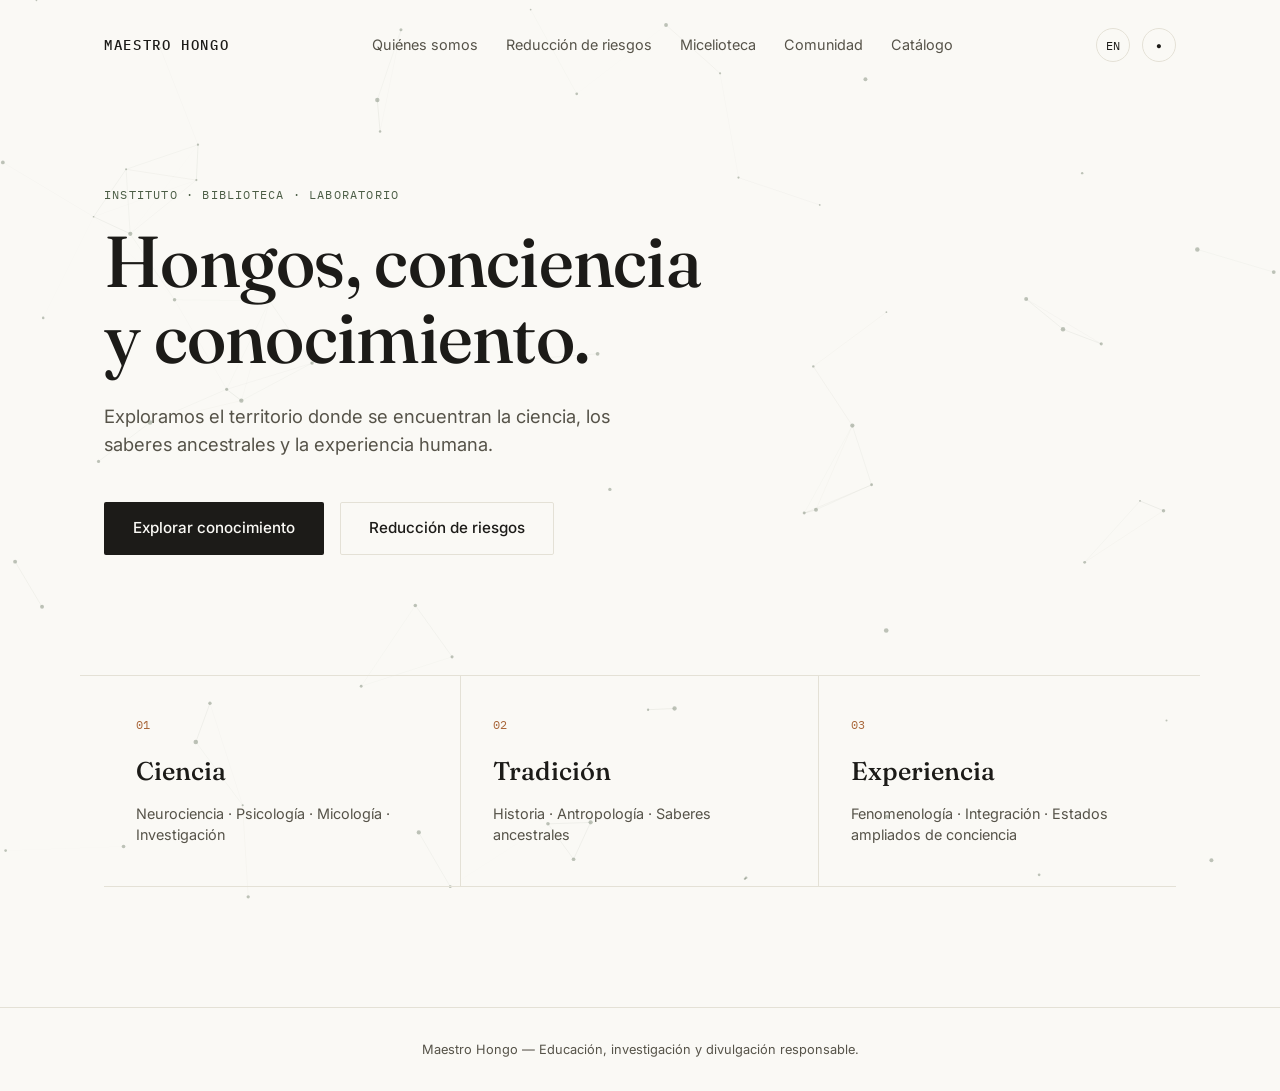
<file: index.html>
<!DOCTYPE html>
<html lang="es">
<head>
<meta charset="UTF-8">
<meta name="viewport" content="width=device-width, initial-scale=1.0">
<title>Maestro Hongo — Hongos, conciencia y conocimiento</title>
<meta name="description" content="Un espacio para comprender los hongos, explorar el conocimiento que los rodea y relacionarnos con ellos de manera consciente y responsable.">

<link rel="preconnect" href="https://fonts.googleapis.com">
<link rel="preconnect" href="https://fonts.gstatic.com" crossorigin>
<link href="https://fonts.googleapis.com/css2?family=Fraunces:ital,opsz,wght@0,9..144,400;0,9..144,500;0,9..144,600;1,9..144,500&family=Inter:wght@400;500;600&family=IBM+Plex+Mono:wght@400;500&display=swap" rel="stylesheet">

<link rel="stylesheet" href="css/style.css">
</head>
<body data-theme="light">

<canvas id="mycelium"></canvas>

<header class="site-header">
  <a href="index.html" class="logo">MAESTRO HONGO</a>

  <nav class="main-nav" data-i18n-nav>
    <a href="quienes-somos.html" data-es="Quiénes somos" data-en="About us">Quiénes somos</a>
    <a href="reduccion-riesgos.html" data-es="Reducción de riesgos" data-en="Harm reduction">Reducción de riesgos</a>
    <a href="micelioteca.html" data-es="Micelioteca" data-en="Mycelioteca">Micelioteca</a>
    <a href="comunidad.html" data-es="Comunidad" data-en="Community">Comunidad</a>
    <a href="catalogo.html" data-es="Catálogo" data-en="Catalog">Catálogo</a>
  </nav>

  <div class="header-controls">
    <button id="lang-toggle" class="pill-btn" aria-label="Cambiar idioma">EN</button>
    <button id="theme-toggle" class="pill-btn" aria-label="Cambiar tema">
      <span class="theme-icon">●</span>
    </button>
  </div>
</header>

<main>

  <section class="hero">
    <p class="eyebrow" data-es="Instituto · Biblioteca · Laboratorio" data-en="Institute · Library · Laboratory">Instituto · Biblioteca · Laboratorio</p>
    <h1 data-es="Hongos, conciencia<br>y conocimiento." data-en="Fungi, consciousness<br>and knowledge.">Hongos, conciencia<br>y conocimiento.</h1>
    <p class="hero-sub" data-es="Exploramos el territorio donde se encuentran la ciencia, los saberes ancestrales y la experiencia humana." data-en="We explore the territory where science, ancestral knowledge and human experience meet.">Exploramos el territorio donde se encuentran la ciencia, los saberes ancestrales y la experiencia humana.</p>

    <div class="hero-actions">
      <a href="micelioteca.html" class="btn btn-primary" data-es="Explorar conocimiento" data-en="Explore knowledge">Explorar conocimiento</a>
      <a href="reduccion-riesgos.html" class="btn btn-secondary" data-es="Reducción de riesgos" data-en="Harm reduction">Reducción de riesgos</a>
    </div>
  </section>

  <section class="paths">
    <article class="path-card">
      <span class="path-index">01</span>
      <h2 data-es="Ciencia" data-en="Science">Ciencia</h2>
      <p data-es="Neurociencia · Psicología · Micología · Investigación" data-en="Neuroscience · Psychology · Mycology · Research">Neurociencia · Psicología · Micología · Investigación</p>
    </article>

    <article class="path-card">
      <span class="path-index">02</span>
      <h2 data-es="Tradición" data-en="Tradition">Tradición</h2>
      <p data-es="Historia · Antropología · Saberes ancestrales" data-en="History · Anthropology · Ancestral knowledge">Historia · Antropología · Saberes ancestrales</p>
    </article>

    <article class="path-card">
      <span class="path-index">03</span>
      <h2 data-es="Experiencia" data-en="Experience">Experiencia</h2>
      <p data-es="Fenomenología · Integración · Estados ampliados de conciencia" data-en="Phenomenology · Integration · Expanded states of consciousness">Fenomenología · Integración · Estados ampliados de conciencia</p>
    </article>
  </section>


</main>

<footer class="site-footer">
  <p data-es="Maestro Hongo — Educación, investigación y divulgación responsable." data-en="Maestro Hongo — Education, research and responsible outreach.">Maestro Hongo — Educación, investigación y divulgación responsable.</p>
</footer>

<script src="js/script.js"></script>
</body>
</html>
</file>
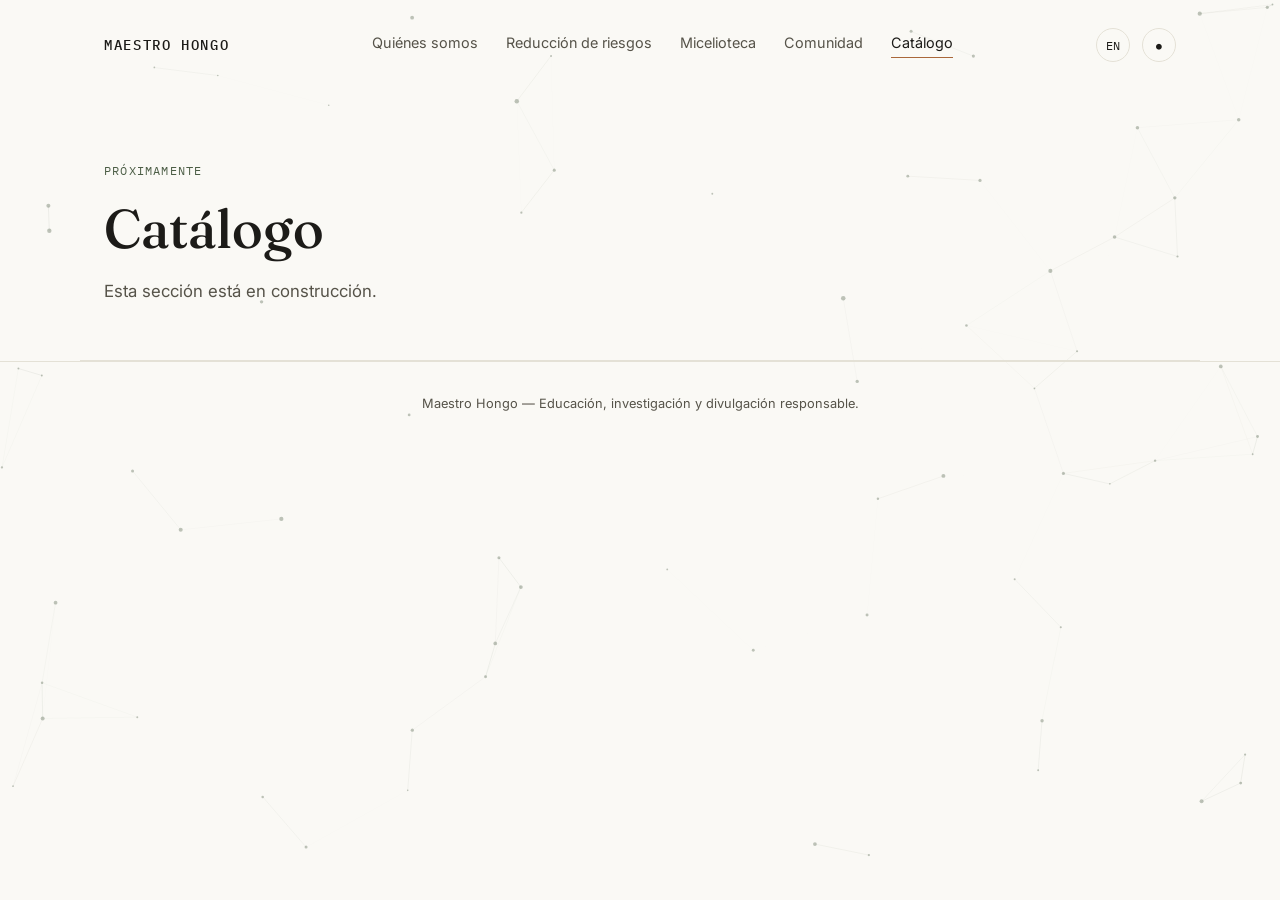
<file: catalogo.html>
<!DOCTYPE html>
<html lang="es">
<head>
<meta charset="UTF-8">
<meta name="viewport" content="width=device-width, initial-scale=1.0">
<title>Catálogo — Maestro Hongo</title>
<meta name="description" content="Catálogo de Maestro Hongo.">

<link rel="preconnect" href="https://fonts.googleapis.com">
<link rel="preconnect" href="https://fonts.gstatic.com" crossorigin>
<link href="https://fonts.googleapis.com/css2?family=Fraunces:ital,opsz,wght@0,9..144,400;0,9..144,500;0,9..144,600;1,9..144,500&family=Inter:wght@400;500;600&family=IBM+Plex+Mono:wght@400;500&display=swap" rel="stylesheet">
<link rel="stylesheet" href="css/style.css">
</head>
<body data-theme="light">

<canvas id="mycelium"></canvas>

<header class="site-header">
  <a href="index.html" class="logo">MAESTRO HONGO</a>

  <nav class="main-nav" data-i18n-nav>
    <a href="quienes-somos.html" data-es="Quiénes somos" data-en="About us">Quiénes somos</a>
    <a href="reduccion-riesgos.html" data-es="Reducción de riesgos" data-en="Harm reduction">Reducción de riesgos</a>
    <a href="micelioteca.html" data-es="Micelioteca" data-en="Mycelioteca">Micelioteca</a>
    <a href="comunidad.html" data-es="Comunidad" data-en="Community">Comunidad</a>
    <a href="catalogo.html" class="active" data-es="Catálogo" data-en="Catalog">Catálogo</a>
  </nav>

  <div class="header-controls">
    <button id="lang-toggle" class="pill-btn" aria-label="Cambiar idioma">EN</button>
    <button id="theme-toggle" class="pill-btn" aria-label="Cambiar tema">
      <span class="theme-icon">●</span>
    </button>
  </div>
</header>

<main>

  <section class="page-hero">
    <p class="eyebrow" data-es="Próximamente" data-en="Coming soon">Próximamente</p>
    <h1 data-es="Catálogo" data-en="Catalog">Catálogo</h1>
    <p class="page-sub" data-es="Esta sección está en construcción." data-en="This section is under construction.">Esta sección está en construcción.</p>
  </section>

</main>

<footer class="site-footer">
  <p data-es="Maestro Hongo — Educación, investigación y divulgación responsable." data-en="Maestro Hongo — Education, research and responsible outreach.">Maestro Hongo — Educación, investigación y divulgación responsable.</p>
</footer>

<script src="js/script.js"></script>
</body>
</html>
</file>
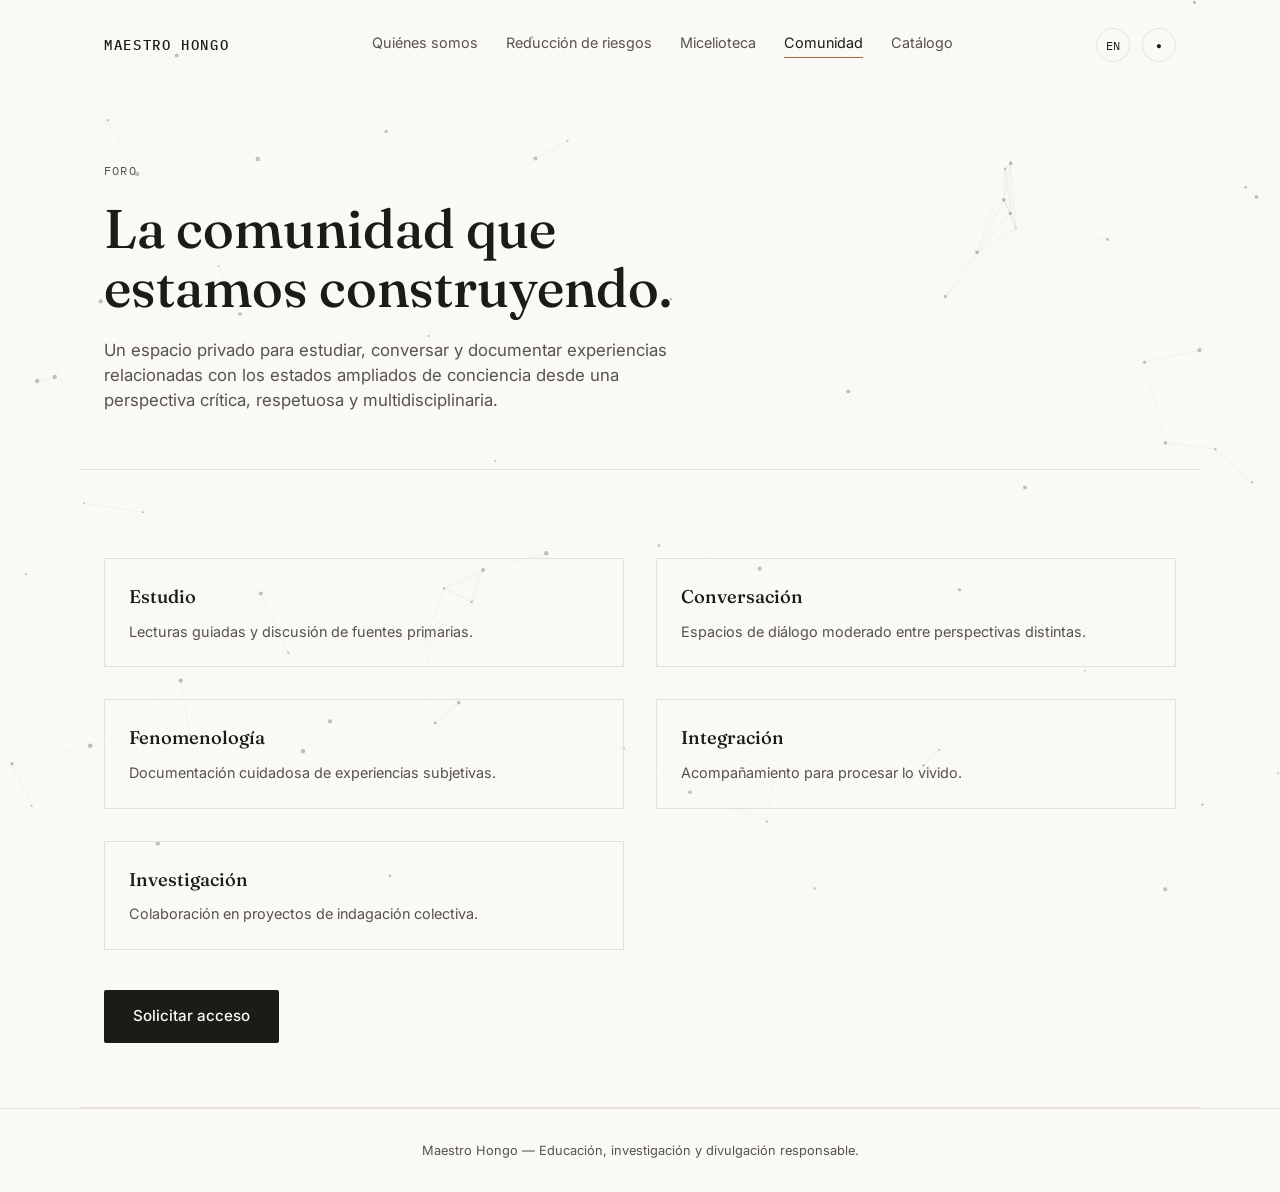
<file: comunidad.html>
<!DOCTYPE html>
<html lang="es">
<head>
<meta charset="UTF-8">
<meta name="viewport" content="width=device-width, initial-scale=1.0">
<title>Comunidad — Maestro Hongo</title>
<meta name="description" content="La comunidad que estamos construyendo: un espacio privado para estudiar, conversar y documentar experiencias.">

<link rel="preconnect" href="https://fonts.googleapis.com">
<link rel="preconnect" href="https://fonts.gstatic.com" crossorigin>
<link href="https://fonts.googleapis.com/css2?family=Fraunces:ital,opsz,wght@0,9..144,400;0,9..144,500;0,9..144,600;1,9..144,500&family=Inter:wght@400;500;600&family=IBM+Plex+Mono:wght@400;500&display=swap" rel="stylesheet">
<link rel="stylesheet" href="css/style.css">
</head>
<body data-theme="light">

<canvas id="mycelium"></canvas>

<header class="site-header">
  <a href="index.html" class="logo">MAESTRO HONGO</a>

  <nav class="main-nav" data-i18n-nav>
    <a href="quienes-somos.html" data-es="Quiénes somos" data-en="About us">Quiénes somos</a>
    <a href="reduccion-riesgos.html" data-es="Reducción de riesgos" data-en="Harm reduction">Reducción de riesgos</a>
    <a href="micelioteca.html" data-es="Micelioteca" data-en="Mycelioteca">Micelioteca</a>
    <a href="comunidad.html" class="active" data-es="Comunidad" data-en="Community">Comunidad</a>
    <a href="catalogo.html" data-es="Catálogo" data-en="Catalog">Catálogo</a>
  </nav>

  <div class="header-controls">
    <button id="lang-toggle" class="pill-btn" aria-label="Cambiar idioma">EN</button>
    <button id="theme-toggle" class="pill-btn" aria-label="Cambiar tema">
      <span class="theme-icon">●</span>
    </button>
  </div>
</header>

<main>

  <section class="page-hero">
    <p class="eyebrow" data-es="Foro" data-en="Forum">Foro</p>
    <h1 data-es="La comunidad que estamos construyendo." data-en="The community we're building.">La comunidad que estamos construyendo.</h1>
    <p class="page-sub" data-es="Un espacio privado para estudiar, conversar y documentar experiencias relacionadas con los estados ampliados de conciencia desde una perspectiva crítica, respetuosa y multidisciplinaria." data-en="A private space to study, discuss and document experiences related to expanded states of consciousness from a critical, respectful and multidisciplinary perspective.">Un espacio privado para estudiar, conversar y documentar experiencias relacionadas con los estados ampliados de conciencia desde una perspectiva crítica, respetuosa y multidisciplinaria.</p>
  </section>

  <section class="content-section">
    <div class="content-grid">
      <div class="content-grid-item">
        <h3 data-es="Estudio" data-en="Study">Estudio</h3>
        <p data-es="Lecturas guiadas y discusión de fuentes primarias." data-en="Guided readings and discussion of primary sources.">Lecturas guiadas y discusión de fuentes primarias.</p>
      </div>
      <div class="content-grid-item">
        <h3 data-es="Conversación" data-en="Conversation">Conversación</h3>
        <p data-es="Espacios de diálogo moderado entre perspectivas distintas." data-en="Moderated dialogue spaces between different perspectives.">Espacios de diálogo moderado entre perspectivas distintas.</p>
      </div>
      <div class="content-grid-item">
        <h3 data-es="Fenomenología" data-en="Phenomenology">Fenomenología</h3>
        <p data-es="Documentación cuidadosa de experiencias subjetivas." data-en="Careful documentation of subjective experiences.">Documentación cuidadosa de experiencias subjetivas.</p>
      </div>
      <div class="content-grid-item">
        <h3 data-es="Integración" data-en="Integration">Integración</h3>
        <p data-es="Acompañamiento para procesar lo vivido." data-en="Support for processing what was experienced.">Acompañamiento para procesar lo vivido.</p>
      </div>
      <div class="content-grid-item">
        <h3 data-es="Investigación" data-en="Research">Investigación</h3>
        <p data-es="Colaboración en proyectos de indagación colectiva." data-en="Collaboration on collective inquiry projects.">Colaboración en proyectos de indagación colectiva.</p>
      </div>
    </div>

    <div class="hero-actions" style="margin-top: 40px;">
      <a href="#" class="btn btn-primary" data-es="Solicitar acceso" data-en="Request access">Solicitar acceso</a>
    </div>
  </section>

</main>

<footer class="site-footer">
  <p data-es="Maestro Hongo — Educación, investigación y divulgación responsable." data-en="Maestro Hongo — Education, research and responsible outreach.">Maestro Hongo — Educación, investigación y divulgación responsable.</p>
</footer>

<script src="js/script.js"></script>
</body>
</html>
</file>
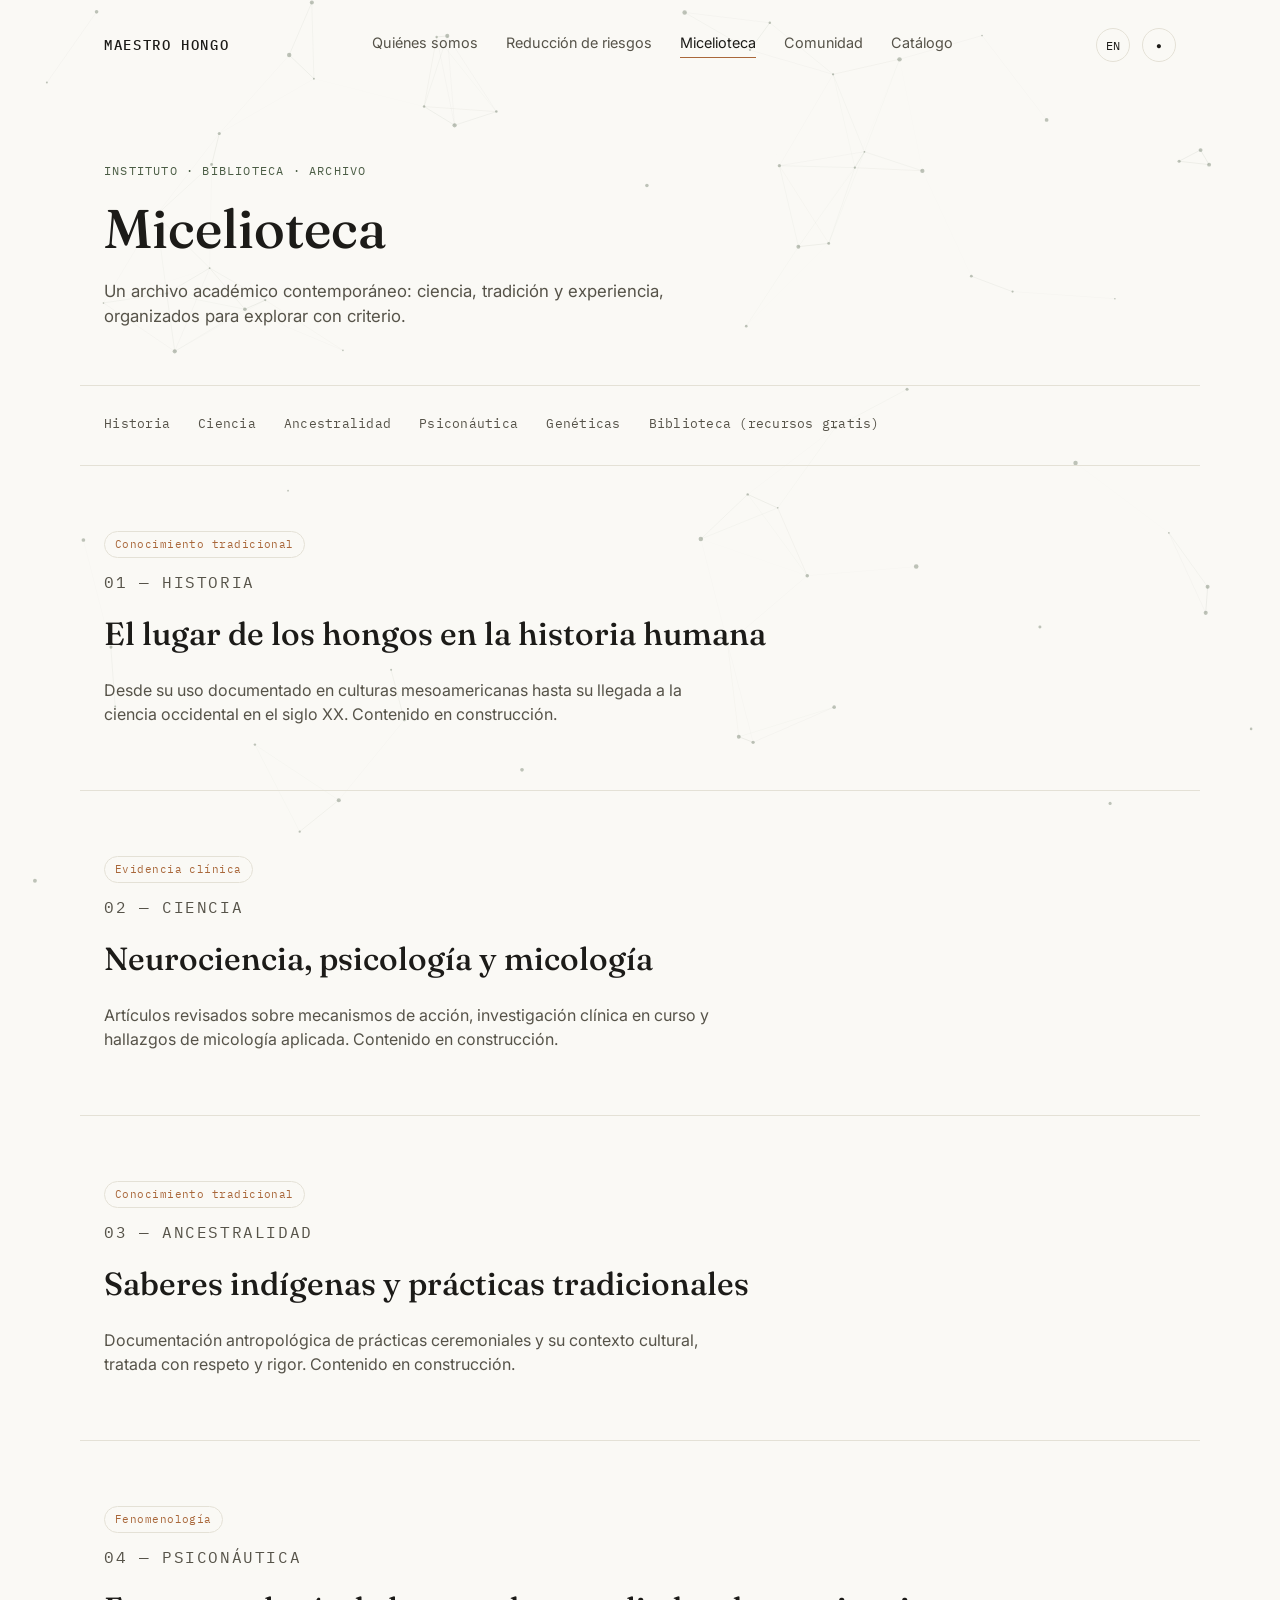
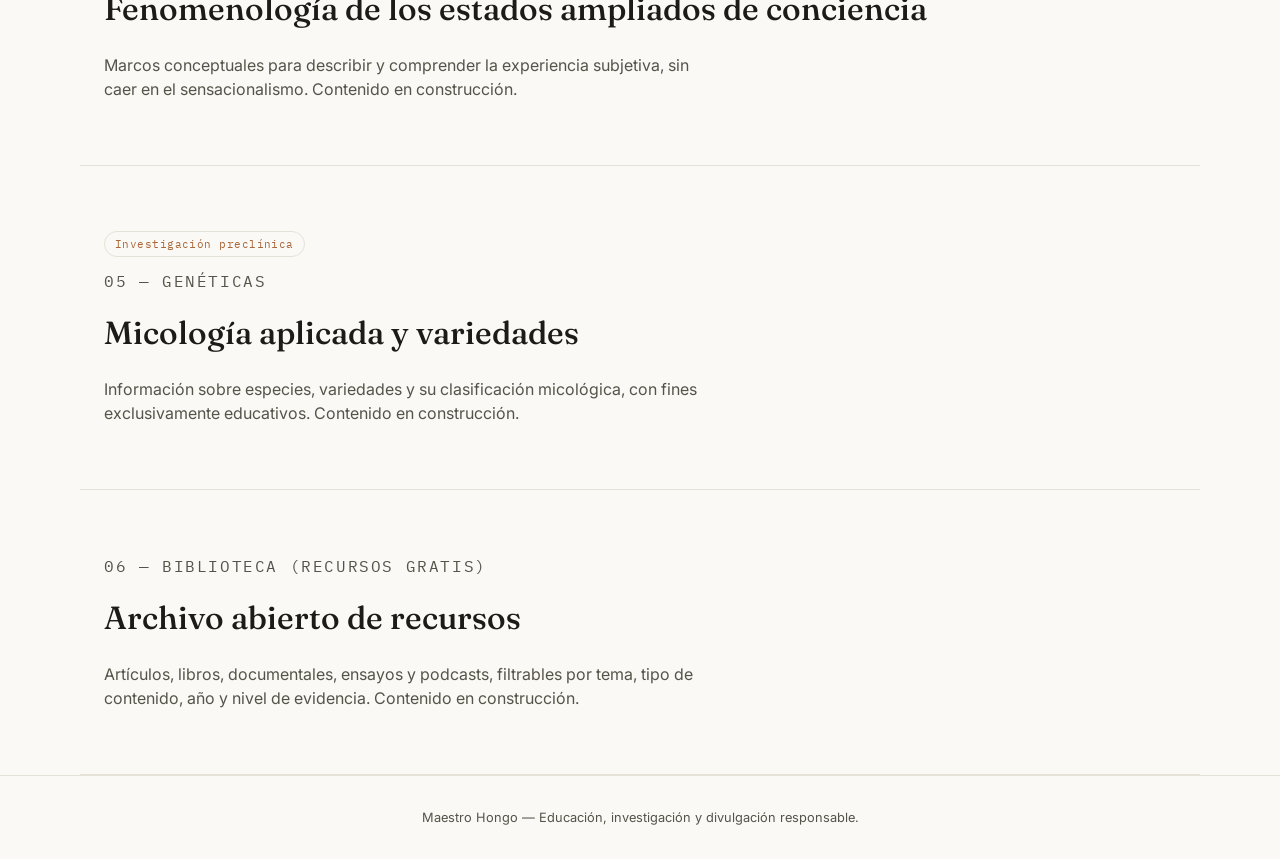
<file: micelioteca.html>
<!DOCTYPE html>
<html lang="es">
<head>
<meta charset="UTF-8">
<meta name="viewport" content="width=device-width, initial-scale=1.0">
<title>Micelioteca — Maestro Hongo</title>
<meta name="description" content="Un archivo académico contemporáneo sobre hongos: historia, ciencia, ancestralidad, psiconáutica y genética.">

<link rel="preconnect" href="https://fonts.googleapis.com">
<link rel="preconnect" href="https://fonts.gstatic.com" crossorigin>
<link href="https://fonts.googleapis.com/css2?family=Fraunces:ital,opsz,wght@0,9..144,400;0,9..144,500;0,9..144,600;1,9..144,500&family=Inter:wght@400;500;600&family=IBM+Plex+Mono:wght@400;500&display=swap" rel="stylesheet">
<link rel="stylesheet" href="css/style.css">
</head>
<body data-theme="light">

<canvas id="mycelium"></canvas>

<header class="site-header">
  <a href="index.html" class="logo">MAESTRO HONGO</a>

  <nav class="main-nav" data-i18n-nav>
    <a href="quienes-somos.html" data-es="Quiénes somos" data-en="About us">Quiénes somos</a>
    <a href="reduccion-riesgos.html" data-es="Reducción de riesgos" data-en="Harm reduction">Reducción de riesgos</a>
    <a href="micelioteca.html" class="active" data-es="Micelioteca" data-en="Mycelioteca">Micelioteca</a>
    <a href="comunidad.html" data-es="Comunidad" data-en="Community">Comunidad</a>
    <a href="catalogo.html" data-es="Catálogo" data-en="Catalog">Catálogo</a>
  </nav>

  <div class="header-controls">
    <button id="lang-toggle" class="pill-btn" aria-label="Cambiar idioma">EN</button>
    <button id="theme-toggle" class="pill-btn" aria-label="Cambiar tema">
      <span class="theme-icon">●</span>
    </button>
  </div>
</header>

<main>

  <section class="page-hero">
    <p class="eyebrow" data-es="Instituto · Biblioteca · Archivo" data-en="Institute · Library · Archive">Instituto · Biblioteca · Archivo</p>
    <h1 data-es="Micelioteca" data-en="Mycelioteca">Micelioteca</h1>
    <p class="page-sub" data-es="Un archivo académico contemporáneo: ciencia, tradición y experiencia, organizados para explorar con criterio." data-en="A contemporary academic archive: science, tradition and experience, organized for critical exploration.">Un archivo académico contemporáneo: ciencia, tradición y experiencia, organizados para explorar con criterio.</p>
  </section>

  <nav class="toc">
    <a href="#historia" data-es="Historia" data-en="History">Historia</a>
    <a href="#ciencia" data-es="Ciencia" data-en="Science">Ciencia</a>
    <a href="#ancestralidad" data-es="Ancestralidad" data-en="Ancestral knowledge">Ancestralidad</a>
    <a href="#psiconautica" data-es="Psiconáutica" data-en="Psychonautics">Psiconáutica</a>
    <a href="#geneticas" data-es="Genéticas" data-en="Genetics">Genéticas</a>
    <a href="#biblioteca" data-es="Biblioteca (recursos gratis)" data-en="Library (free resources)">Biblioteca (recursos gratis)</a>
  </nav>

  <section class="content-section" id="historia">
    <span class="tag" data-es="Conocimiento tradicional" data-en="Traditional knowledge">Conocimiento tradicional</span>
    <p class="eyebrow" data-es="01 — Historia" data-en="01 — History">01 — Historia</p>
    <h2 data-es="El lugar de los hongos en la historia humana" data-en="The place of fungi in human history">El lugar de los hongos en la historia humana</h2>
    <p data-es="Desde su uso documentado en culturas mesoamericanas hasta su llegada a la ciencia occidental en el siglo XX. Contenido en construcción." data-en="From documented use in Mesoamerican cultures to their arrival in Western science in the 20th century. Content in progress.">Desde su uso documentado en culturas mesoamericanas hasta su llegada a la ciencia occidental en el siglo XX. Contenido en construcción.</p>
  </section>

  <section class="content-section" id="ciencia">
    <span class="tag" data-es="Evidencia clínica" data-en="Clinical evidence">Evidencia clínica</span>
    <p class="eyebrow" data-es="02 — Ciencia" data-en="02 — Science">02 — Ciencia</p>
    <h2 data-es="Neurociencia, psicología y micología" data-en="Neuroscience, psychology and mycology">Neurociencia, psicología y micología</h2>
    <p data-es="Artículos revisados sobre mecanismos de acción, investigación clínica en curso y hallazgos de micología aplicada. Contenido en construcción." data-en="Reviewed articles on mechanisms of action, ongoing clinical research and applied mycology findings. Content in progress.">Artículos revisados sobre mecanismos de acción, investigación clínica en curso y hallazgos de micología aplicada. Contenido en construcción.</p>
  </section>

  <section class="content-section" id="ancestralidad">
    <span class="tag" data-es="Conocimiento tradicional" data-en="Traditional knowledge">Conocimiento tradicional</span>
    <p class="eyebrow" data-es="03 — Ancestralidad" data-en="03 — Ancestral knowledge">03 — Ancestralidad</p>
    <h2 data-es="Saberes indígenas y prácticas tradicionales" data-en="Indigenous knowledge and traditional practices">Saberes indígenas y prácticas tradicionales</h2>
    <p data-es="Documentación antropológica de prácticas ceremoniales y su contexto cultural, tratada con respeto y rigor. Contenido en construcción." data-en="Anthropological documentation of ceremonial practices and their cultural context, treated with respect and rigor. Content in progress.">Documentación antropológica de prácticas ceremoniales y su contexto cultural, tratada con respeto y rigor. Contenido en construcción.</p>
  </section>

  <section class="content-section" id="psiconautica">
    <span class="tag" data-es="Fenomenología" data-en="Phenomenology">Fenomenología</span>
    <p class="eyebrow" data-es="04 — Psiconáutica" data-en="04 — Psychonautics">04 — Psiconáutica</p>
    <h2 data-es="Fenomenología de los estados ampliados de conciencia" data-en="Phenomenology of expanded states of consciousness">Fenomenología de los estados ampliados de conciencia</h2>
    <p data-es="Marcos conceptuales para describir y comprender la experiencia subjetiva, sin caer en el sensacionalismo. Contenido en construcción." data-en="Conceptual frameworks for describing and understanding subjective experience, without sensationalism. Content in progress.">Marcos conceptuales para describir y comprender la experiencia subjetiva, sin caer en el sensacionalismo. Contenido en construcción.</p>
  </section>

  <section class="content-section" id="geneticas">
    <span class="tag" data-es="Investigación preclínica" data-en="Preclinical research">Investigación preclínica</span>
    <p class="eyebrow" data-es="05 — Genéticas" data-en="05 — Genetics">05 — Genéticas</p>
    <h2 data-es="Micología aplicada y variedades" data-en="Applied mycology and strains">Micología aplicada y variedades</h2>
    <p data-es="Información sobre especies, variedades y su clasificación micológica, con fines exclusivamente educativos. Contenido en construcción." data-en="Information on species, strains and their mycological classification, for educational purposes only. Content in progress.">Información sobre especies, variedades y su clasificación micológica, con fines exclusivamente educativos. Contenido en construcción.</p>
  </section>

  <section class="content-section" id="biblioteca">
    <p class="eyebrow" data-es="06 — Biblioteca (recursos gratis)" data-en="06 — Library (free resources)">06 — Biblioteca (recursos gratis)</p>
    <h2 data-es="Archivo abierto de recursos" data-en="Open resource archive">Archivo abierto de recursos</h2>
    <p data-es="Artículos, libros, documentales, ensayos y podcasts, filtrables por tema, tipo de contenido, año y nivel de evidencia. Contenido en construcción." data-en="Articles, books, documentaries, essays and podcasts, filterable by topic, content type, year and evidence level. Content in progress.">Artículos, libros, documentales, ensayos y podcasts, filtrables por tema, tipo de contenido, año y nivel de evidencia. Contenido en construcción.</p>
  </section>

</main>

<footer class="site-footer">
  <p data-es="Maestro Hongo — Educación, investigación y divulgación responsable." data-en="Maestro Hongo — Education, research and responsible outreach.">Maestro Hongo — Educación, investigación y divulgación responsable.</p>
</footer>

<script src="js/script.js"></script>
</body>
</html>
</file>
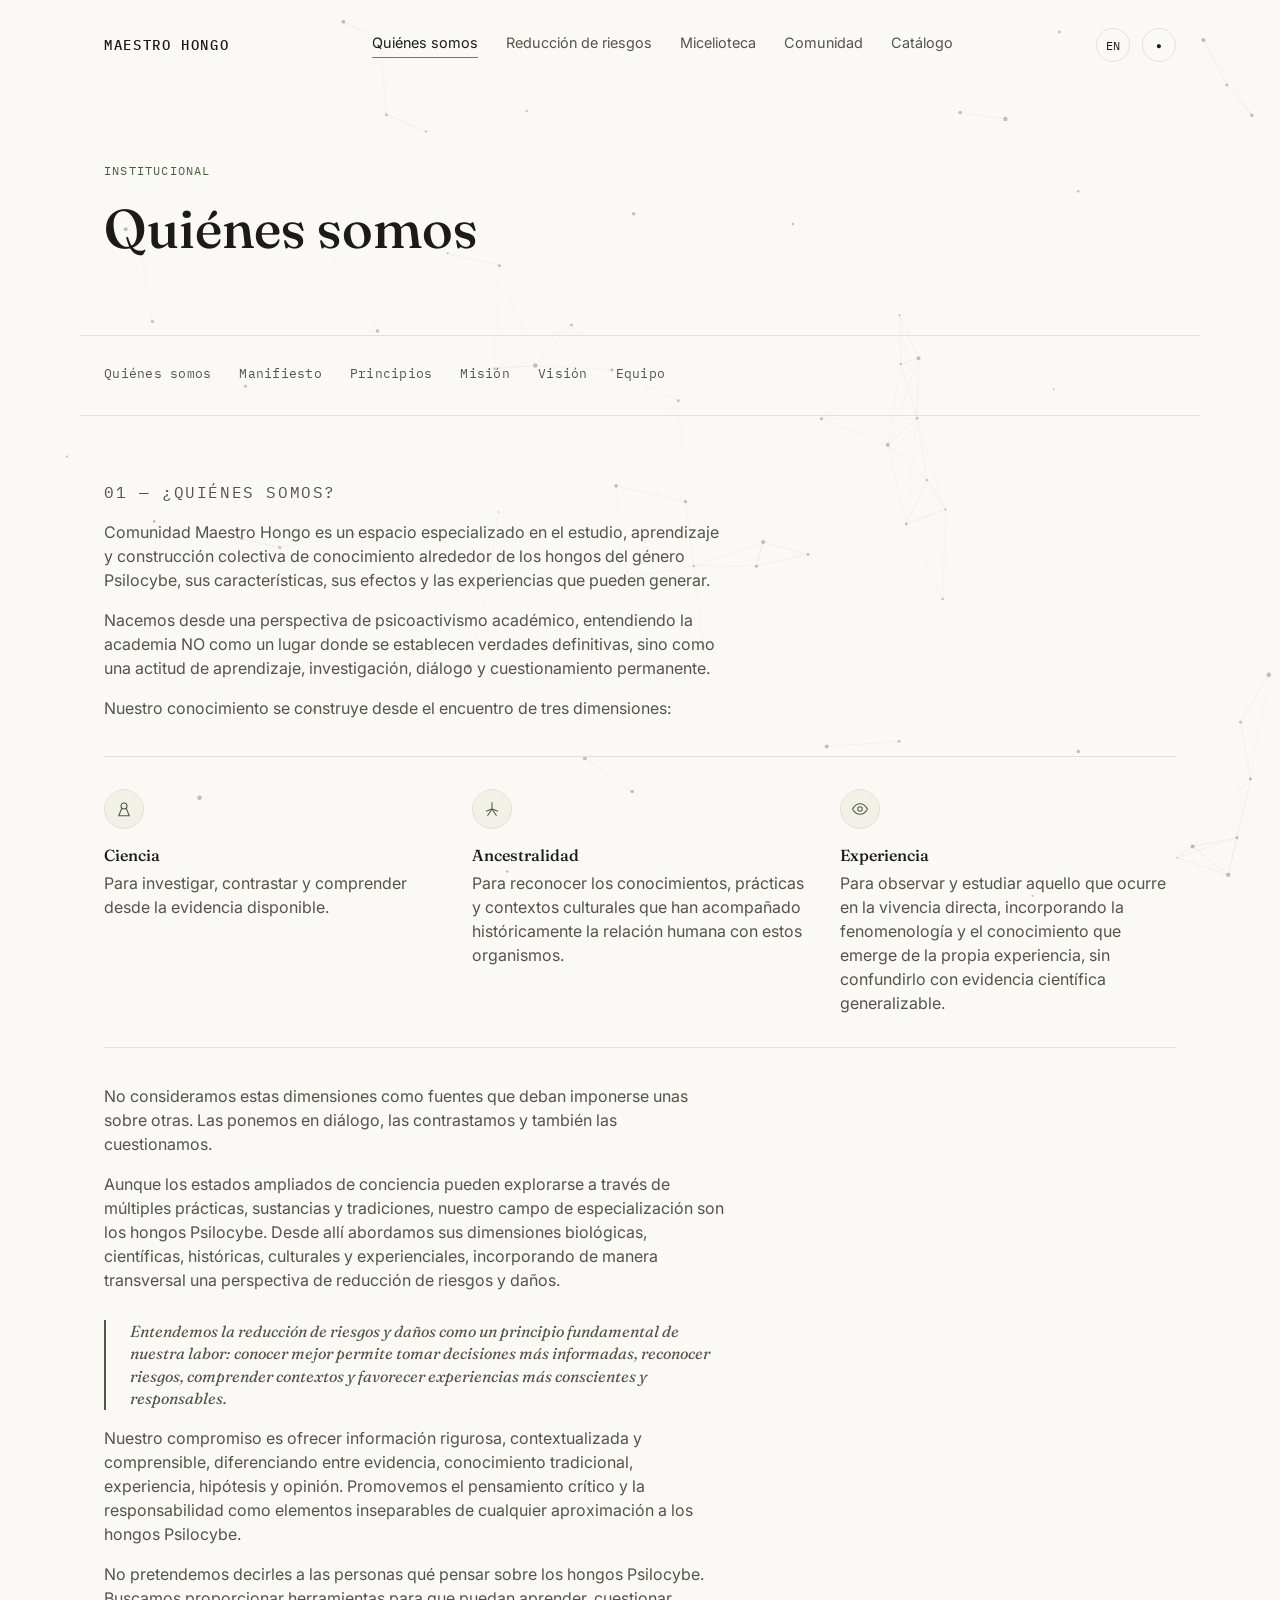
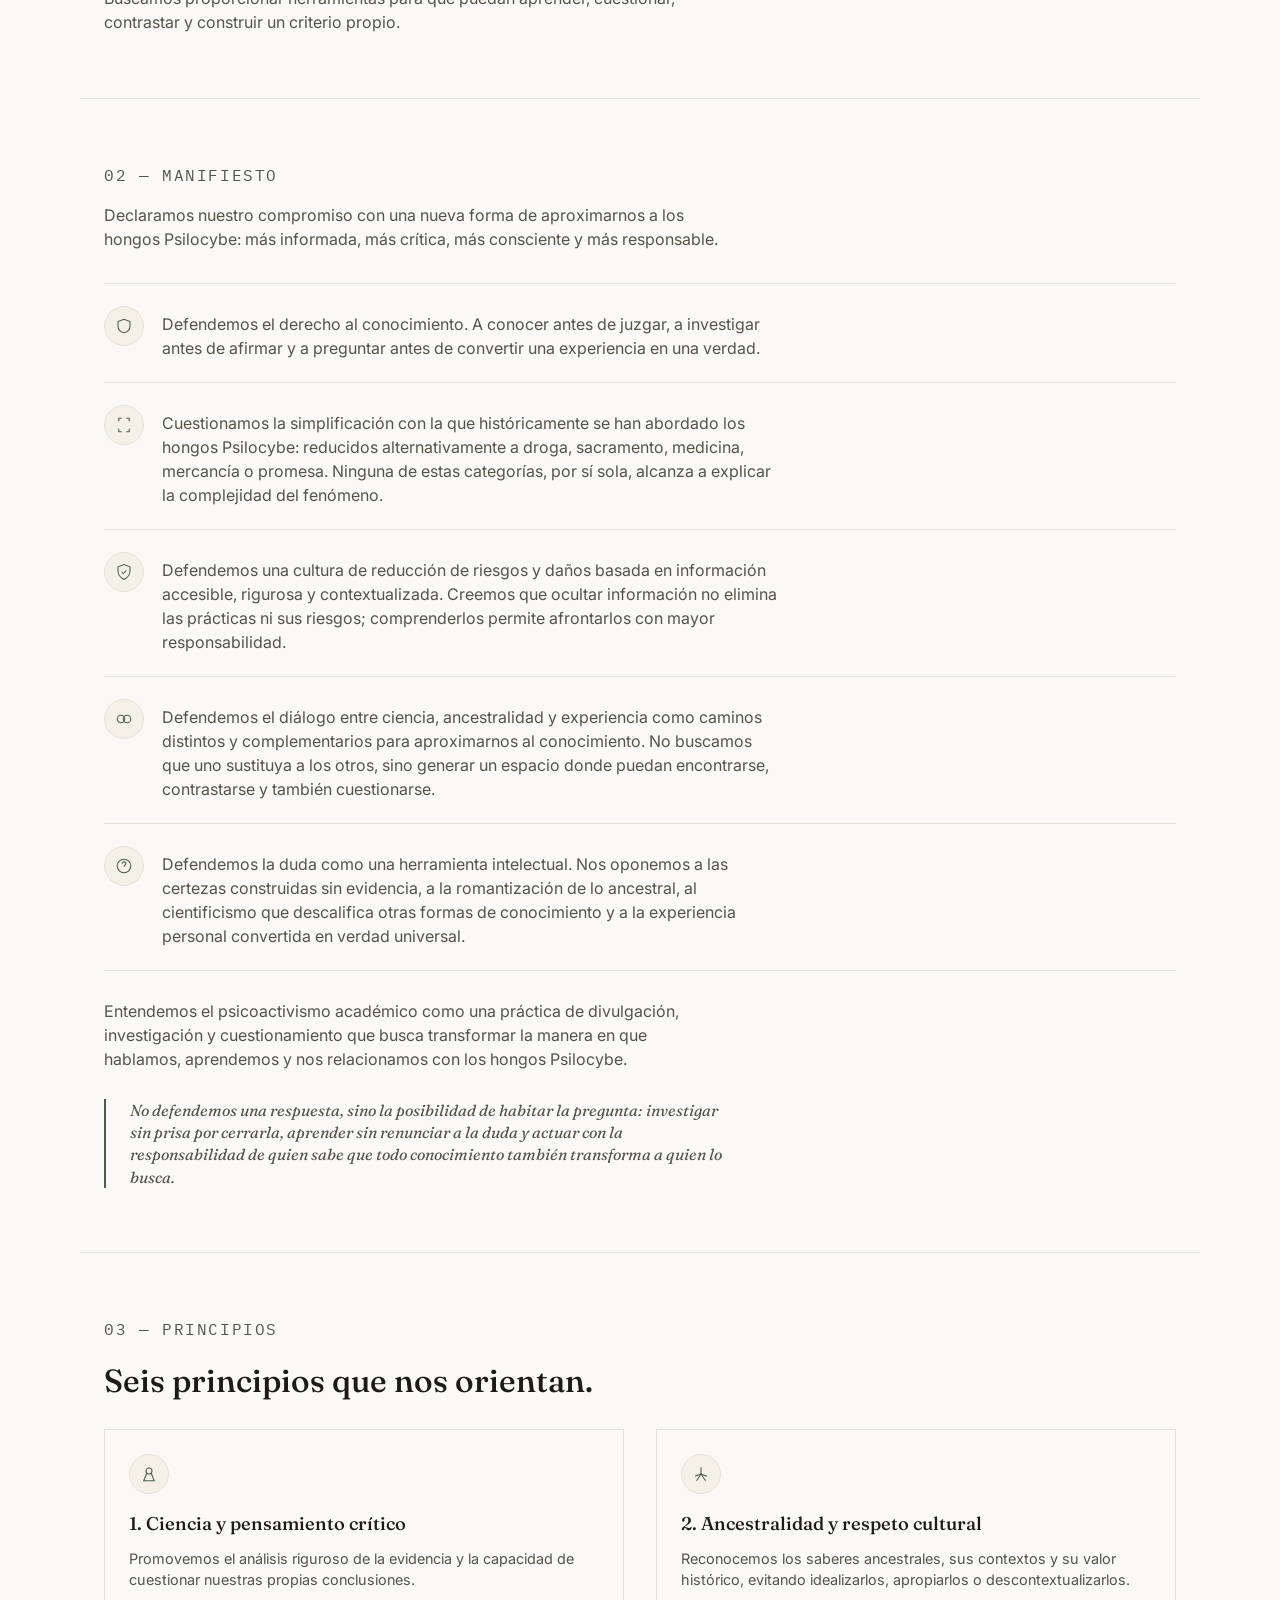
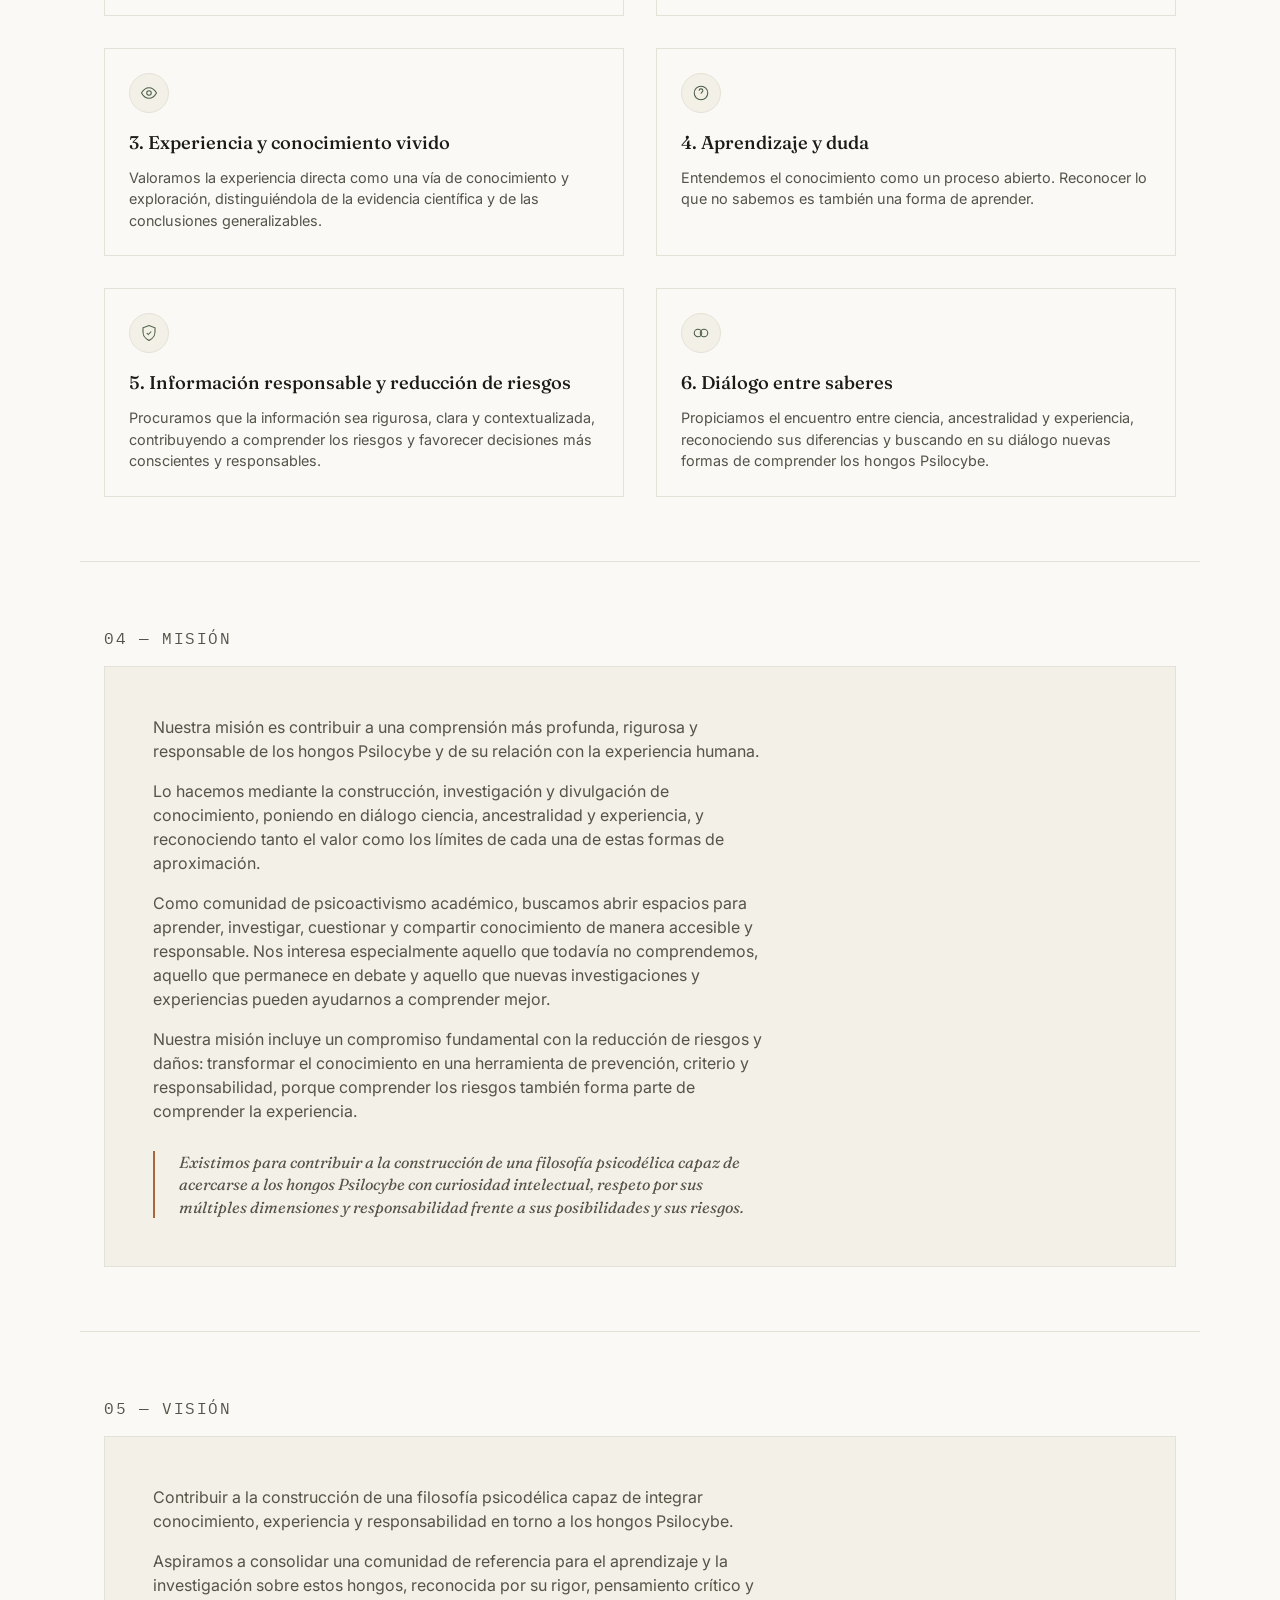
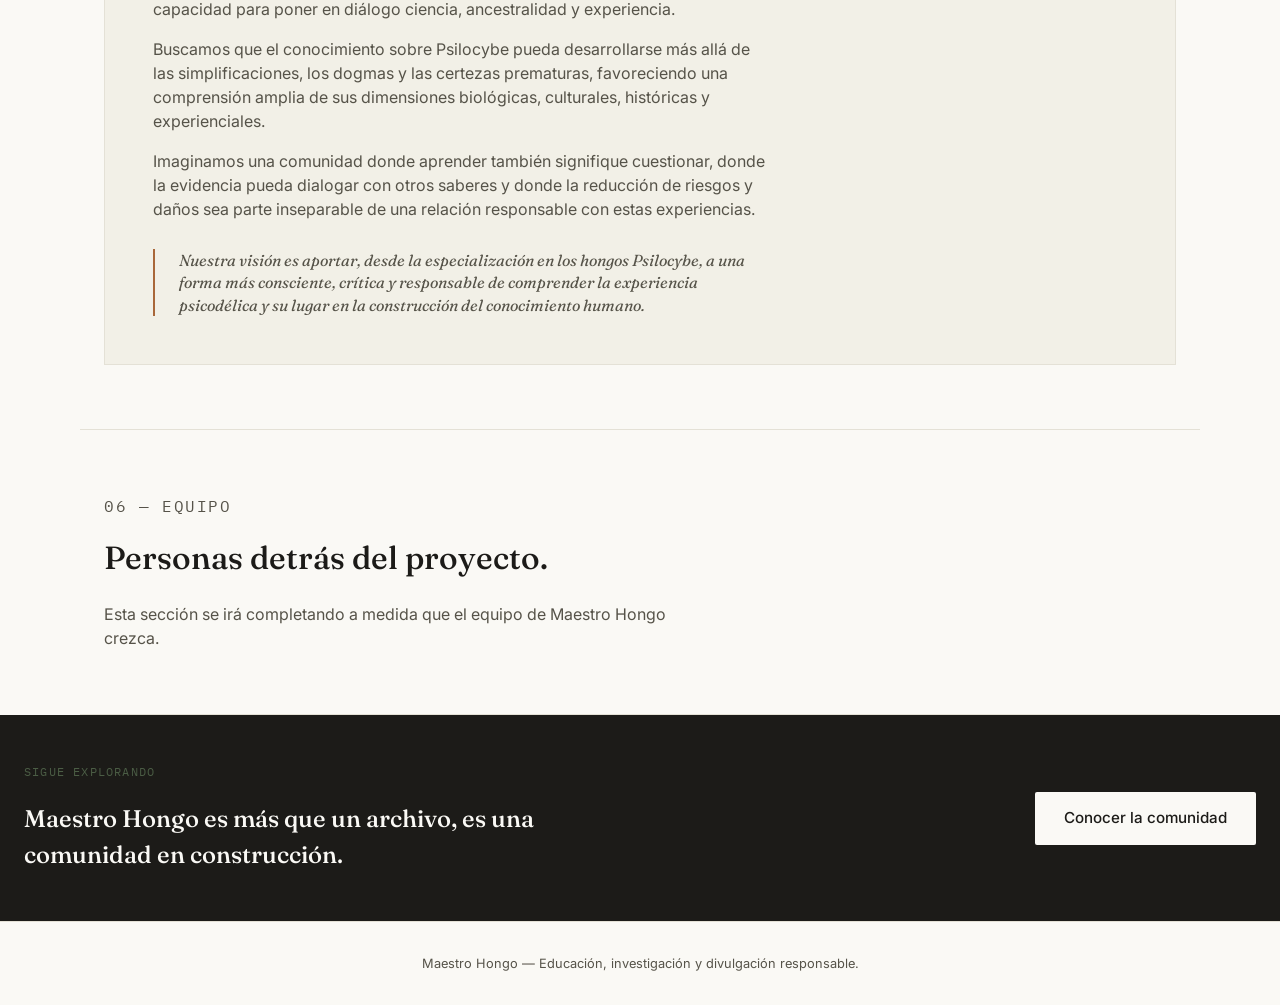
<file: quienes-somos.html>
<!DOCTYPE html>
<html lang="es">
<head>
<meta charset="UTF-8">
<meta name="viewport" content="width=device-width, initial-scale=1.0">
<title>Quiénes somos — Maestro Hongo</title>
<meta name="description" content="Comunidad Maestro Hongo: psicoactivismo académico, ciencia, ancestralidad y experiencia alrededor de los hongos Psilocybe.">

<link rel="preconnect" href="https://fonts.googleapis.com">
<link rel="preconnect" href="https://fonts.gstatic.com" crossorigin>
<link href="https://fonts.googleapis.com/css2?family=Fraunces:ital,opsz,wght@0,9..144,400;0,9..144,500;0,9..144,600;1,9..144,500&family=Inter:wght@400;500;600&family=IBM+Plex+Mono:wght@400;500&display=swap" rel="stylesheet">
<link rel="stylesheet" href="css/style.css">
</head>
<body data-theme="light">

<canvas id="mycelium"></canvas>

<header class="site-header">
  <a href="index.html" class="logo">MAESTRO HONGO</a>

  <nav class="main-nav" data-i18n-nav>
    <a href="quienes-somos.html" class="active" data-es="Quiénes somos" data-en="About us">Quiénes somos</a>
    <a href="reduccion-riesgos.html" data-es="Reducción de riesgos" data-en="Harm reduction">Reducción de riesgos</a>
    <a href="micelioteca.html" data-es="Micelioteca" data-en="Mycelioteca">Micelioteca</a>
    <a href="comunidad.html" data-es="Comunidad" data-en="Community">Comunidad</a>
    <a href="catalogo.html" data-es="Catálogo" data-en="Catalog">Catálogo</a>
  </nav>

  <div class="header-controls">
    <button id="lang-toggle" class="pill-btn" aria-label="Cambiar idioma">EN</button>
    <button id="theme-toggle" class="pill-btn" aria-label="Cambiar tema">
      <span class="theme-icon">●</span>
    </button>
  </div>
</header>

<main>

  <section class="page-hero">
    <p class="eyebrow" data-es="Institucional" data-en="Institutional">Institucional</p>
    <h1 data-es="Quiénes somos" data-en="About us">Quiénes somos</h1>
  </section>

  <nav class="toc">
    <a href="#quienes-somos" data-es="Quiénes somos" data-en="About us">Quiénes somos</a>
    <a href="#manifiesto" data-es="Manifiesto" data-en="Manifesto">Manifiesto</a>
    <a href="#principios" data-es="Principios" data-en="Principles">Principios</a>
    <a href="#mision" data-es="Misión" data-en="Mission">Misión</a>
    <a href="#vision" data-es="Visión" data-en="Vision">Visión</a>
    <a href="#equipo" data-es="Equipo" data-en="Team">Equipo</a>
  </nav>

  <!-- ============ QUIÉNES SOMOS ============ -->
  <section class="content-section" id="quienes-somos">
    <p class="eyebrow" data-es="01 — ¿Quiénes somos?" data-en="01 — Who we are">01 — ¿Quiénes somos?</p>

    <p data-es="Comunidad Maestro Hongo es un espacio especializado en el estudio, aprendizaje y construcción colectiva de conocimiento alrededor de los hongos del género Psilocybe, sus características, sus efectos y las experiencias que pueden generar." data-en="Comunidad Maestro Hongo is a space specialized in the study, learning and collective construction of knowledge around mushrooms of the Psilocybe genus, their characteristics, their effects, and the experiences they can generate.">Comunidad Maestro Hongo es un espacio especializado en el estudio, aprendizaje y construcción colectiva de conocimiento alrededor de los hongos del género Psilocybe, sus características, sus efectos y las experiencias que pueden generar.</p>

    <p data-es="Nacemos desde una perspectiva de psicoactivismo académico, entendiendo la academia NO como un lugar donde se establecen verdades definitivas, sino como una actitud de aprendizaje, investigación, diálogo y cuestionamiento permanente." data-en="We were born from a perspective of academic psychoactivism, understanding academia NOT as a place where definitive truths are established, but as an attitude of learning, research, dialogue and permanent questioning.">Nacemos desde una perspectiva de psicoactivismo académico, entendiendo la academia NO como un lugar donde se establecen verdades definitivas, sino como una actitud de aprendizaje, investigación, diálogo y cuestionamiento permanente.</p>

    <p data-es="Nuestro conocimiento se construye desde el encuentro de tres dimensiones:" data-en="Our knowledge is built at the meeting point of three dimensions:">Nuestro conocimiento se construye desde el encuentro de tres dimensiones:</p>

    <div class="dimensions-row">
      <div class="icon-fact">
        <div class="icon-badge">
          <svg viewBox="0 0 24 24"><circle cx="12" cy="8" r="4"/><path d="M9 11 5 21h14l-4-10"/></svg>
        </div>
        <div>
          <h4 data-es="Ciencia" data-en="Science">Ciencia</h4>
          <p data-es="Para investigar, contrastar y comprender desde la evidencia disponible." data-en="To research, contrast and understand from the available evidence.">Para investigar, contrastar y comprender desde la evidencia disponible.</p>
        </div>
      </div>

      <div class="icon-fact">
        <div class="icon-badge">
          <svg viewBox="0 0 24 24"><path d="M12 3v9"/><path d="M12 12 6 21"/><path d="M12 12l6 9"/><path d="M12 12 4 15"/><path d="M12 12l8 3"/></svg>
        </div>
        <div>
          <h4 data-es="Ancestralidad" data-en="Ancestry">Ancestralidad</h4>
          <p data-es="Para reconocer los conocimientos, prácticas y contextos culturales que han acompañado históricamente la relación humana con estos organismos." data-en="To recognize the knowledge, practices and cultural contexts that have historically accompanied humanity's relationship with these organisms.">Para reconocer los conocimientos, prácticas y contextos culturales que han acompañado históricamente la relación humana con estos organismos.</p>
        </div>
      </div>

      <div class="icon-fact">
        <div class="icon-badge">
          <svg viewBox="0 0 24 24"><path d="M2 12s4-7 10-7 10 7 10 7-4 7-10 7-10-7-10-7Z"/><circle cx="12" cy="12" r="3"/></svg>
        </div>
        <div>
          <h4 data-es="Experiencia" data-en="Experience">Experiencia</h4>
          <p data-es="Para observar y estudiar aquello que ocurre en la vivencia directa, incorporando la fenomenología y el conocimiento que emerge de la propia experiencia, sin confundirlo con evidencia científica generalizable." data-en="To observe and study what happens in direct experience, incorporating phenomenology and the knowledge that emerges from experience itself, without confusing it with generalizable scientific evidence.">Para observar y estudiar aquello que ocurre en la vivencia directa, incorporando la fenomenología y el conocimiento que emerge de la propia experiencia, sin confundirlo con evidencia científica generalizable.</p>
        </div>
      </div>
    </div>

    <p data-es="No consideramos estas dimensiones como fuentes que deban imponerse unas sobre otras. Las ponemos en diálogo, las contrastamos y también las cuestionamos." data-en="We do not consider these dimensions as sources that should be imposed on one another. We put them in dialogue, contrast them, and also question them.">No consideramos estas dimensiones como fuentes que deban imponerse unas sobre otras. Las ponemos en diálogo, las contrastamos y también las cuestionamos.</p>

    <p data-es="Aunque los estados ampliados de conciencia pueden explorarse a través de múltiples prácticas, sustancias y tradiciones, nuestro campo de especialización son los hongos Psilocybe. Desde allí abordamos sus dimensiones biológicas, científicas, históricas, culturales y experienciales, incorporando de manera transversal una perspectiva de reducción de riesgos y daños." data-en="Although expanded states of consciousness can be explored through multiple practices, substances and traditions, our field of specialization is Psilocybe mushrooms. From there we address their biological, scientific, historical, cultural and experiential dimensions, incorporating a harm reduction perspective throughout.">Aunque los estados ampliados de conciencia pueden explorarse a través de múltiples prácticas, sustancias y tradiciones, nuestro campo de especialización son los hongos Psilocybe. Desde allí abordamos sus dimensiones biológicas, científicas, históricas, culturales y experienciales, incorporando de manera transversal una perspectiva de reducción de riesgos y daños.</p>

    <p class="pull-quote" data-es="Entendemos la reducción de riesgos y daños como un principio fundamental de nuestra labor: conocer mejor permite tomar decisiones más informadas, reconocer riesgos, comprender contextos y favorecer experiencias más conscientes y responsables." data-en="We understand harm reduction as a fundamental principle of our work: knowing better allows for more informed decisions, recognizing risks, understanding contexts, and favoring more conscious and responsible experiences.">Entendemos la reducción de riesgos y daños como un principio fundamental de nuestra labor: conocer mejor permite tomar decisiones más informadas, reconocer riesgos, comprender contextos y favorecer experiencias más conscientes y responsables.</p>

    <p data-es="Nuestro compromiso es ofrecer información rigurosa, contextualizada y comprensible, diferenciando entre evidencia, conocimiento tradicional, experiencia, hipótesis y opinión. Promovemos el pensamiento crítico y la responsabilidad como elementos inseparables de cualquier aproximación a los hongos Psilocybe." data-en="Our commitment is to offer rigorous, contextualized and understandable information, differentiating between evidence, traditional knowledge, experience, hypothesis and opinion. We promote critical thinking and responsibility as inseparable elements of any approach to Psilocybe mushrooms.">Nuestro compromiso es ofrecer información rigurosa, contextualizada y comprensible, diferenciando entre evidencia, conocimiento tradicional, experiencia, hipótesis y opinión. Promovemos el pensamiento crítico y la responsabilidad como elementos inseparables de cualquier aproximación a los hongos Psilocybe.</p>

    <p data-es="No pretendemos decirles a las personas qué pensar sobre los hongos Psilocybe. Buscamos proporcionar herramientas para que puedan aprender, cuestionar, contrastar y construir un criterio propio." data-en="We do not aim to tell people what to think about Psilocybe mushrooms. We seek to provide tools so they can learn, question, contrast and build their own judgment.">No pretendemos decirles a las personas qué pensar sobre los hongos Psilocybe. Buscamos proporcionar herramientas para que puedan aprender, cuestionar, contrastar y construir un criterio propio.</p>
  </section>

  <!-- ============ MANIFIESTO ============ -->
  <section class="content-section" id="manifiesto">
    <p class="eyebrow" data-es="02 — Manifiesto" data-en="02 — Manifesto">02 — Manifiesto</p>

    <p data-es="Declaramos nuestro compromiso con una nueva forma de aproximarnos a los hongos Psilocybe: más informada, más crítica, más consciente y más responsable." data-en="We declare our commitment to a new way of approaching Psilocybe mushrooms: more informed, more critical, more conscious and more responsible.">Declaramos nuestro compromiso con una nueva forma de aproximarnos a los hongos Psilocybe: más informada, más crítica, más consciente y más responsable.</p>

    <div class="manifesto-list">
      <div class="manifesto-item">
        <div class="icon-badge"><svg viewBox="0 0 24 24"><path d="M12 3 4 6v6c0 5 3.5 8 8 9 4.5-1 8-4 8-9V6l-8-3Z"/></svg></div>
        <p data-es="Defendemos el derecho al conocimiento. A conocer antes de juzgar, a investigar antes de afirmar y a preguntar antes de convertir una experiencia en una verdad." data-en="We defend the right to knowledge. To know before judging, to investigate before asserting, and to question before turning an experience into a truth.">Defendemos el derecho al conocimiento. A conocer antes de juzgar, a investigar antes de afirmar y a preguntar antes de convertir una experiencia en una verdad.</p>
      </div>

      <div class="manifesto-item">
        <div class="icon-badge"><svg viewBox="0 0 24 24"><path d="M9 3H5v4"/><path d="M15 3h4v4"/><path d="M9 21H5v-4"/><path d="M15 21h4v-4"/></svg></div>
        <p data-es="Cuestionamos la simplificación con la que históricamente se han abordado los hongos Psilocybe: reducidos alternativamente a droga, sacramento, medicina, mercancía o promesa. Ninguna de estas categorías, por sí sola, alcanza a explicar la complejidad del fenómeno." data-en="We question the simplification with which Psilocybe mushrooms have historically been approached: alternately reduced to a drug, a sacrament, a medicine, a commodity or a promise. None of these categories, on its own, fully explains the complexity of the phenomenon.">Cuestionamos la simplificación con la que históricamente se han abordado los hongos Psilocybe: reducidos alternativamente a droga, sacramento, medicina, mercancía o promesa. Ninguna de estas categorías, por sí sola, alcanza a explicar la complejidad del fenómeno.</p>
      </div>

      <div class="manifesto-item">
        <div class="icon-badge"><svg viewBox="0 0 24 24"><path d="M12 22s8-4 8-11V5l-8-3-8 3v6c0 7 8 11 8 11Z"/><path d="m9 12 2 2 4-4"/></svg></div>
        <p data-es="Defendemos una cultura de reducción de riesgos y daños basada en información accesible, rigurosa y contextualizada. Creemos que ocultar información no elimina las prácticas ni sus riesgos; comprenderlos permite afrontarlos con mayor responsabilidad." data-en="We defend a culture of harm reduction based on accessible, rigorous and contextualized information. We believe that hiding information does not eliminate practices or their risks; understanding them allows us to face them with greater responsibility.">Defendemos una cultura de reducción de riesgos y daños basada en información accesible, rigurosa y contextualizada. Creemos que ocultar información no elimina las prácticas ni sus riesgos; comprenderlos permite afrontarlos con mayor responsabilidad.</p>
      </div>

      <div class="manifesto-item">
        <div class="icon-badge"><svg viewBox="0 0 24 24"><circle cx="8" cy="12" r="5"/><circle cx="16" cy="12" r="5"/></svg></div>
        <p data-es="Defendemos el diálogo entre ciencia, ancestralidad y experiencia como caminos distintos y complementarios para aproximarnos al conocimiento. No buscamos que uno sustituya a los otros, sino generar un espacio donde puedan encontrarse, contrastarse y también cuestionarse." data-en="We defend the dialogue between science, ancestry and experience as distinct and complementary paths toward knowledge. We do not seek for one to replace the others, but to generate a space where they can meet, contrast, and also question each other.">Defendemos el diálogo entre ciencia, ancestralidad y experiencia como caminos distintos y complementarios para aproximarnos al conocimiento. No buscamos que uno sustituya a los otros, sino generar un espacio donde puedan encontrarse, contrastarse y también cuestionarse.</p>
      </div>

      <div class="manifesto-item">
        <div class="icon-badge"><svg viewBox="0 0 24 24"><circle cx="12" cy="12" r="9"/><path d="M9.5 9a2.5 2.5 0 0 1 5 0c0 1.5-2.5 2-2.5 4"/><path d="M12 17h.01"/></svg></div>
        <p data-es="Defendemos la duda como una herramienta intelectual. Nos oponemos a las certezas construidas sin evidencia, a la romantización de lo ancestral, al cientificismo que descalifica otras formas de conocimiento y a la experiencia personal convertida en verdad universal." data-en="We defend doubt as an intellectual tool. We oppose certainties built without evidence, the romanticizing of the ancestral, scientism that disqualifies other forms of knowledge, and personal experience turned into universal truth.">Defendemos la duda como una herramienta intelectual. Nos oponemos a las certezas construidas sin evidencia, a la romantización de lo ancestral, al cientificismo que descalifica otras formas de conocimiento y a la experiencia personal convertida en verdad universal.</p>
      </div>
    </div>

    <p data-es="Entendemos el psicoactivismo académico como una práctica de divulgación, investigación y cuestionamiento que busca transformar la manera en que hablamos, aprendemos y nos relacionamos con los hongos Psilocybe." data-en="We understand academic psychoactivism as a practice of outreach, research and questioning that seeks to transform how we speak, learn and relate to Psilocybe mushrooms." style="margin-top: 28px;">Entendemos el psicoactivismo académico como una práctica de divulgación, investigación y cuestionamiento que busca transformar la manera en que hablamos, aprendemos y nos relacionamos con los hongos Psilocybe.</p>

    <p class="pull-quote" data-es="No defendemos una respuesta, sino la posibilidad de habitar la pregunta: investigar sin prisa por cerrarla, aprender sin renunciar a la duda y actuar con la responsabilidad de quien sabe que todo conocimiento también transforma a quien lo busca." data-en="We do not defend an answer, but the possibility of dwelling in the question: investigating without rushing to close it, learning without giving up doubt, and acting with the responsibility of one who knows that all knowledge also transforms the one who seeks it.">No defendemos una respuesta, sino la posibilidad de habitar la pregunta: investigar sin prisa por cerrarla, aprender sin renunciar a la duda y actuar con la responsabilidad de quien sabe que todo conocimiento también transforma a quien lo busca.</p>
  </section>

  <!-- ============ PRINCIPIOS ============ -->
  <section class="content-section" id="principios">
    <p class="eyebrow" data-es="03 — Principios" data-en="03 — Principles">03 — Principios</p>
    <h2 data-es="Seis principios que nos orientan." data-en="Six principles that guide us.">Seis principios que nos orientan.</h2>

    <div class="content-grid">
      <div class="content-grid-item principle-icon-card">
        <div class="icon-badge"><svg viewBox="0 0 24 24"><circle cx="12" cy="8" r="4"/><path d="M9 11 5 21h14l-4-10"/></svg></div>
        <h3 data-es="1. Ciencia y pensamiento crítico" data-en="1. Science and critical thinking">1. Ciencia y pensamiento crítico</h3>
        <p data-es="Promovemos el análisis riguroso de la evidencia y la capacidad de cuestionar nuestras propias conclusiones." data-en="We promote rigorous analysis of evidence and the ability to question our own conclusions.">Promovemos el análisis riguroso de la evidencia y la capacidad de cuestionar nuestras propias conclusiones.</p>
      </div>
      <div class="content-grid-item principle-icon-card">
        <div class="icon-badge"><svg viewBox="0 0 24 24"><path d="M12 3v9"/><path d="M12 12 6 21"/><path d="M12 12l6 9"/><path d="M12 12 4 15"/><path d="M12 12l8 3"/></svg></div>
        <h3 data-es="2. Ancestralidad y respeto cultural" data-en="2. Ancestry and cultural respect">2. Ancestralidad y respeto cultural</h3>
        <p data-es="Reconocemos los saberes ancestrales, sus contextos y su valor histórico, evitando idealizarlos, apropiarlos o descontextualizarlos." data-en="We recognize ancestral knowledge, its contexts and historical value, avoiding idealizing, appropriating or decontextualizing it.">Reconocemos los saberes ancestrales, sus contextos y su valor histórico, evitando idealizarlos, apropiarlos o descontextualizarlos.</p>
      </div>
      <div class="content-grid-item principle-icon-card">
        <div class="icon-badge"><svg viewBox="0 0 24 24"><path d="M2 12s4-7 10-7 10 7 10 7-4 7-10 7-10-7-10-7Z"/><circle cx="12" cy="12" r="3"/></svg></div>
        <h3 data-es="3. Experiencia y conocimiento vivido" data-en="3. Experience and lived knowledge">3. Experiencia y conocimiento vivido</h3>
        <p data-es="Valoramos la experiencia directa como una vía de conocimiento y exploración, distinguiéndola de la evidencia científica y de las conclusiones generalizables." data-en="We value direct experience as a way of knowing and exploration, distinguishing it from scientific evidence and generalizable conclusions.">Valoramos la experiencia directa como una vía de conocimiento y exploración, distinguiéndola de la evidencia científica y de las conclusiones generalizables.</p>
      </div>
      <div class="content-grid-item principle-icon-card">
        <div class="icon-badge"><svg viewBox="0 0 24 24"><circle cx="12" cy="12" r="9"/><path d="M9.5 9a2.5 2.5 0 0 1 5 0c0 1.5-2.5 2-2.5 4"/><path d="M12 17h.01"/></svg></div>
        <h3 data-es="4. Aprendizaje y duda" data-en="4. Learning and doubt">4. Aprendizaje y duda</h3>
        <p data-es="Entendemos el conocimiento como un proceso abierto. Reconocer lo que no sabemos es también una forma de aprender." data-en="We understand knowledge as an open process. Recognizing what we don't know is also a way of learning.">Entendemos el conocimiento como un proceso abierto. Reconocer lo que no sabemos es también una forma de aprender.</p>
      </div>
      <div class="content-grid-item principle-icon-card">
        <div class="icon-badge"><svg viewBox="0 0 24 24"><path d="M12 22s8-4 8-11V5l-8-3-8 3v6c0 7 8 11 8 11Z"/><path d="m9 12 2 2 4-4"/></svg></div>
        <h3 data-es="5. Información responsable y reducción de riesgos" data-en="5. Responsible information and harm reduction">5. Información responsable y reducción de riesgos</h3>
        <p data-es="Procuramos que la información sea rigurosa, clara y contextualizada, contribuyendo a comprender los riesgos y favorecer decisiones más conscientes y responsables." data-en="We strive for information to be rigorous, clear and contextualized, helping to understand risks and favor more conscious and responsible decisions.">Procuramos que la información sea rigurosa, clara y contextualizada, contribuyendo a comprender los riesgos y favorecer decisiones más conscientes y responsables.</p>
      </div>
      <div class="content-grid-item principle-icon-card">
        <div class="icon-badge"><svg viewBox="0 0 24 24"><circle cx="8" cy="12" r="5"/><circle cx="16" cy="12" r="5"/></svg></div>
        <h3 data-es="6. Diálogo entre saberes" data-en="6. Dialogue between knowledges">6. Diálogo entre saberes</h3>
        <p data-es="Propiciamos el encuentro entre ciencia, ancestralidad y experiencia, reconociendo sus diferencias y buscando en su diálogo nuevas formas de comprender los hongos Psilocybe." data-en="We foster the meeting of science, ancestry and experience, recognizing their differences and seeking in their dialogue new ways of understanding Psilocybe mushrooms.">Propiciamos el encuentro entre ciencia, ancestralidad y experiencia, reconociendo sus diferencias y buscando en su diálogo nuevas formas de comprender los hongos Psilocybe.</p>
      </div>
    </div>
  </section>

  <!-- ============ MISIÓN ============ -->
  <section class="content-section" id="mision">
    <p class="eyebrow" data-es="04 — Misión" data-en="04 — Mission">04 — Misión</p>
    <div class="highlight-panel">
      <p data-es="Nuestra misión es contribuir a una comprensión más profunda, rigurosa y responsable de los hongos Psilocybe y de su relación con la experiencia humana." data-en="Our mission is to contribute to a deeper, more rigorous and responsible understanding of Psilocybe mushrooms and their relationship with human experience.">Nuestra misión es contribuir a una comprensión más profunda, rigurosa y responsable de los hongos Psilocybe y de su relación con la experiencia humana.</p>

      <p data-es="Lo hacemos mediante la construcción, investigación y divulgación de conocimiento, poniendo en diálogo ciencia, ancestralidad y experiencia, y reconociendo tanto el valor como los límites de cada una de estas formas de aproximación." data-en="We do this through the construction, research and dissemination of knowledge, putting science, ancestry and experience in dialogue, and recognizing both the value and the limits of each of these forms of approach.">Lo hacemos mediante la construcción, investigación y divulgación de conocimiento, poniendo en diálogo ciencia, ancestralidad y experiencia, y reconociendo tanto el valor como los límites de cada una de estas formas de aproximación.</p>

      <p data-es="Como comunidad de psicoactivismo académico, buscamos abrir espacios para aprender, investigar, cuestionar y compartir conocimiento de manera accesible y responsable. Nos interesa especialmente aquello que todavía no comprendemos, aquello que permanece en debate y aquello que nuevas investigaciones y experiencias pueden ayudarnos a comprender mejor." data-en="As a community of academic psychoactivism, we seek to open spaces to learn, research, question and share knowledge accessibly and responsibly. We are especially interested in what we still do not understand, what remains under debate, and what new research and experiences can help us understand better.">Como comunidad de psicoactivismo académico, buscamos abrir espacios para aprender, investigar, cuestionar y compartir conocimiento de manera accesible y responsable. Nos interesa especialmente aquello que todavía no comprendemos, aquello que permanece en debate y aquello que nuevas investigaciones y experiencias pueden ayudarnos a comprender mejor.</p>

      <p data-es="Nuestra misión incluye un compromiso fundamental con la reducción de riesgos y daños: transformar el conocimiento en una herramienta de prevención, criterio y responsabilidad, porque comprender los riesgos también forma parte de comprender la experiencia." data-en="Our mission includes a fundamental commitment to harm reduction: transforming knowledge into a tool for prevention, judgment and responsibility, because understanding risks is also part of understanding the experience.">Nuestra misión incluye un compromiso fundamental con la reducción de riesgos y daños: transformar el conocimiento en una herramienta de prevención, criterio y responsabilidad, porque comprender los riesgos también forma parte de comprender la experiencia.</p>

      <p class="pull-quote" data-es="Existimos para contribuir a la construcción de una filosofía psicodélica capaz de acercarse a los hongos Psilocybe con curiosidad intelectual, respeto por sus múltiples dimensiones y responsabilidad frente a sus posibilidades y sus riesgos." data-en="We exist to contribute to the construction of a psychedelic philosophy capable of approaching Psilocybe mushrooms with intellectual curiosity, respect for their multiple dimensions, and responsibility toward their possibilities and their risks.">Existimos para contribuir a la construcción de una filosofía psicodélica capaz de acercarse a los hongos Psilocybe con curiosidad intelectual, respeto por sus múltiples dimensiones y responsabilidad frente a sus posibilidades y sus riesgos.</p>
    </div>
  </section>

  <!-- ============ VISIÓN ============ -->
  <section class="content-section" id="vision">
    <p class="eyebrow" data-es="05 — Visión" data-en="05 — Vision">05 — Visión</p>
    <div class="highlight-panel">
      <p data-es="Contribuir a la construcción de una filosofía psicodélica capaz de integrar conocimiento, experiencia y responsabilidad en torno a los hongos Psilocybe." data-en="Contributing to the construction of a psychedelic philosophy capable of integrating knowledge, experience and responsibility around Psilocybe mushrooms.">Contribuir a la construcción de una filosofía psicodélica capaz de integrar conocimiento, experiencia y responsabilidad en torno a los hongos Psilocybe.</p>

      <p data-es="Aspiramos a consolidar una comunidad de referencia para el aprendizaje y la investigación sobre estos hongos, reconocida por su rigor, pensamiento crítico y capacidad para poner en diálogo ciencia, ancestralidad y experiencia." data-en="We aspire to build a reference community for learning and research on these mushrooms, recognized for its rigor, critical thinking, and ability to bring science, ancestry and experience into dialogue.">Aspiramos a consolidar una comunidad de referencia para el aprendizaje y la investigación sobre estos hongos, reconocida por su rigor, pensamiento crítico y capacidad para poner en diálogo ciencia, ancestralidad y experiencia.</p>

      <p data-es="Buscamos que el conocimiento sobre Psilocybe pueda desarrollarse más allá de las simplificaciones, los dogmas y las certezas prematuras, favoreciendo una comprensión amplia de sus dimensiones biológicas, culturales, históricas y experienciales." data-en="We seek for knowledge about Psilocybe to develop beyond simplifications, dogmas and premature certainties, favoring a broad understanding of its biological, cultural, historical and experiential dimensions.">Buscamos que el conocimiento sobre Psilocybe pueda desarrollarse más allá de las simplificaciones, los dogmas y las certezas prematuras, favoreciendo una comprensión amplia de sus dimensiones biológicas, culturales, históricas y experienciales.</p>

      <p data-es="Imaginamos una comunidad donde aprender también signifique cuestionar, donde la evidencia pueda dialogar con otros saberes y donde la reducción de riesgos y daños sea parte inseparable de una relación responsable con estas experiencias." data-en="We imagine a community where learning also means questioning, where evidence can dialogue with other forms of knowledge, and where harm reduction is an inseparable part of a responsible relationship with these experiences.">Imaginamos una comunidad donde aprender también signifique cuestionar, donde la evidencia pueda dialogar con otros saberes y donde la reducción de riesgos y daños sea parte inseparable de una relación responsable con estas experiencias.</p>

      <p class="pull-quote" data-es="Nuestra visión es aportar, desde la especialización en los hongos Psilocybe, a una forma más consciente, crítica y responsable de comprender la experiencia psicodélica y su lugar en la construcción del conocimiento humano." data-en="Our vision is to contribute, from our specialization in Psilocybe mushrooms, to a more conscious, critical and responsible way of understanding the psychedelic experience and its place in the construction of human knowledge.">Nuestra visión es aportar, desde la especialización en los hongos Psilocybe, a una forma más consciente, crítica y responsable de comprender la experiencia psicodélica y su lugar en la construcción del conocimiento humano.</p>
    </div>
  </section>

  <!-- ============ EQUIPO ============ -->
  <section class="content-section" id="equipo">
    <p class="eyebrow" data-es="06 — Equipo" data-en="06 — Team">06 — Equipo</p>
    <h2 data-es="Personas detrás del proyecto." data-en="The people behind the project.">Personas detrás del proyecto.</h2>
    <p data-es="Esta sección se irá completando a medida que el equipo de Maestro Hongo crezca." data-en="This section will grow as the Maestro Hongo team grows.">Esta sección se irá completando a medida que el equipo de Maestro Hongo crezca.</p>
  </section>

</main>

<div class="closing-banner">
  <div>
    <p class="eyebrow" data-es="Sigue explorando" data-en="Keep exploring">Sigue explorando</p>
    <h3 data-es="Maestro Hongo es más que un archivo, es una comunidad en construcción." data-en="Maestro Hongo is more than an archive — it's a community being built.">Maestro Hongo es más que un archivo, es una comunidad en construcción.</h3>
  </div>
  <a href="comunidad.html" class="btn btn-primary" data-es="Conocer la comunidad" data-en="Meet the community">Conocer la comunidad</a>
</div>

<footer class="site-footer">
  <p data-es="Maestro Hongo — Educación, investigación y divulgación responsable." data-en="Maestro Hongo — Education, research and responsible outreach.">Maestro Hongo — Educación, investigación y divulgación responsable.</p>
</footer>

<script src="js/script.js"></script>
</body>
</html>
</file>
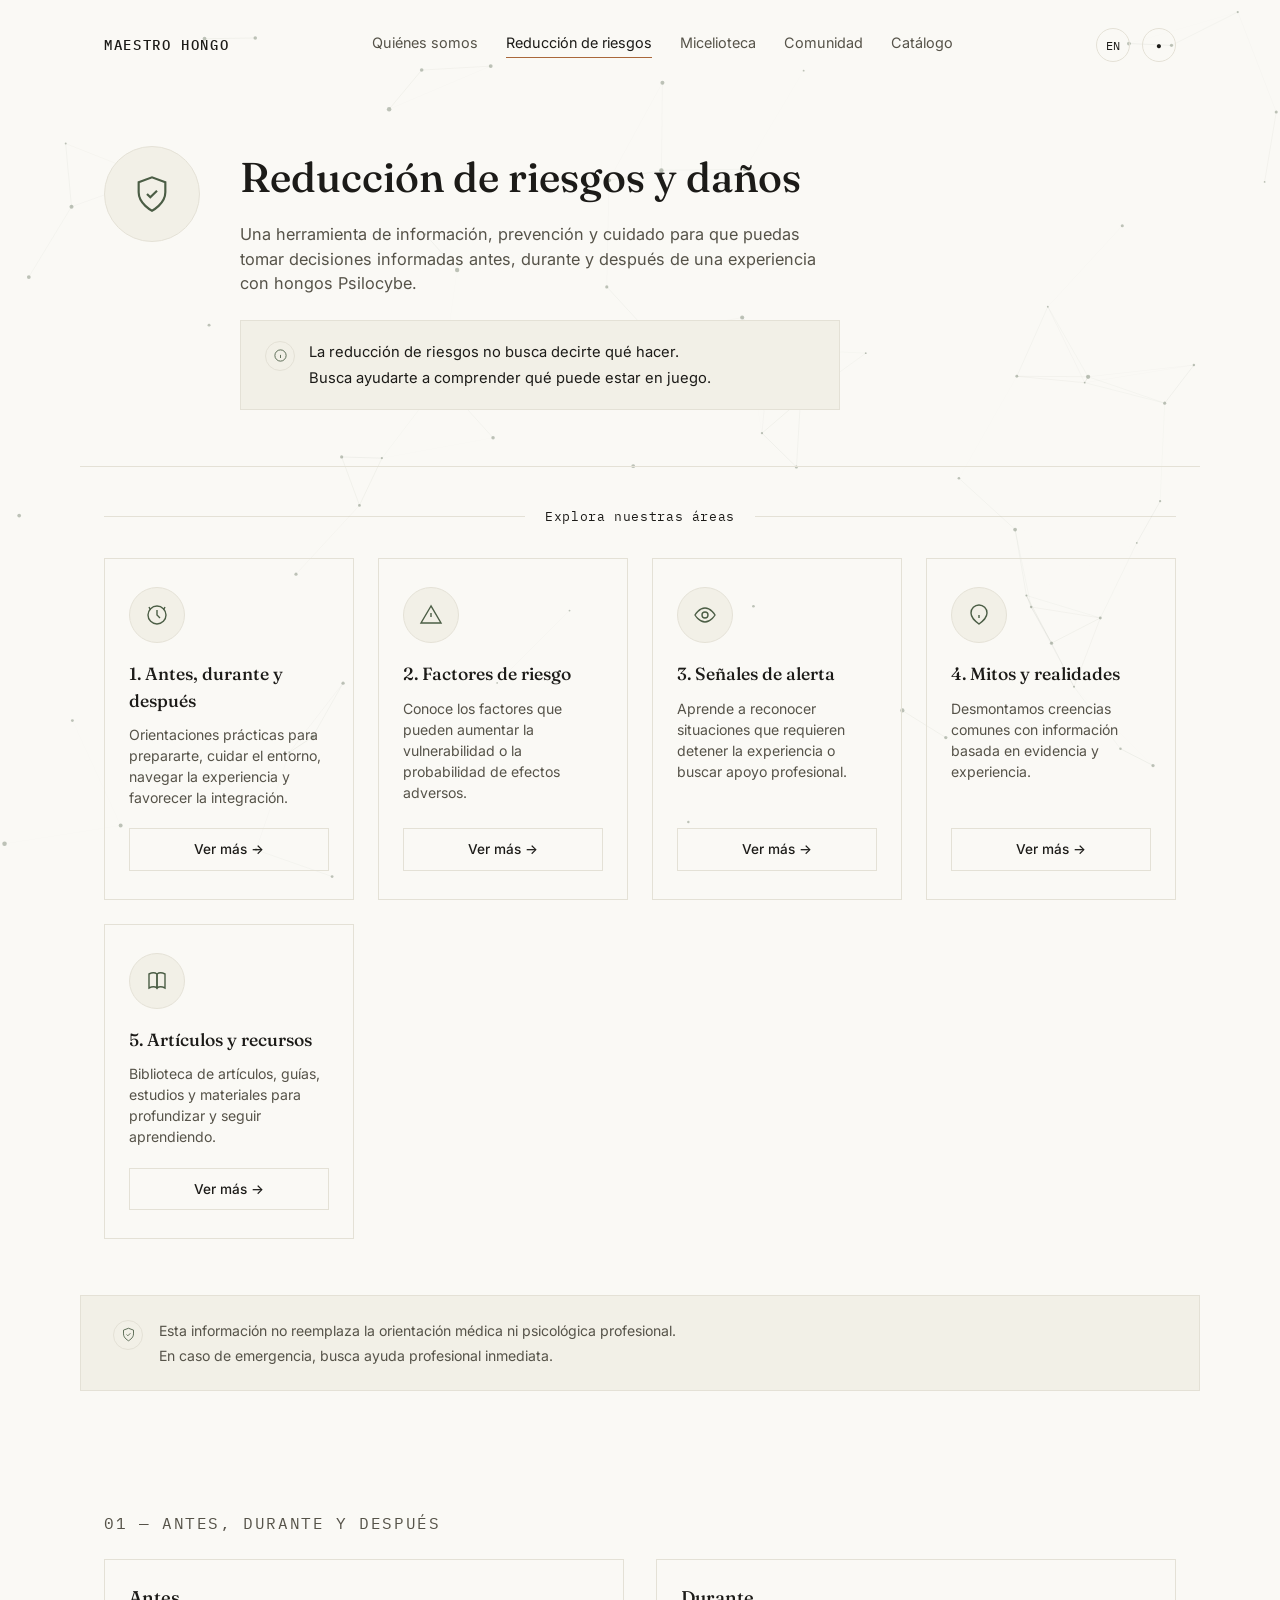
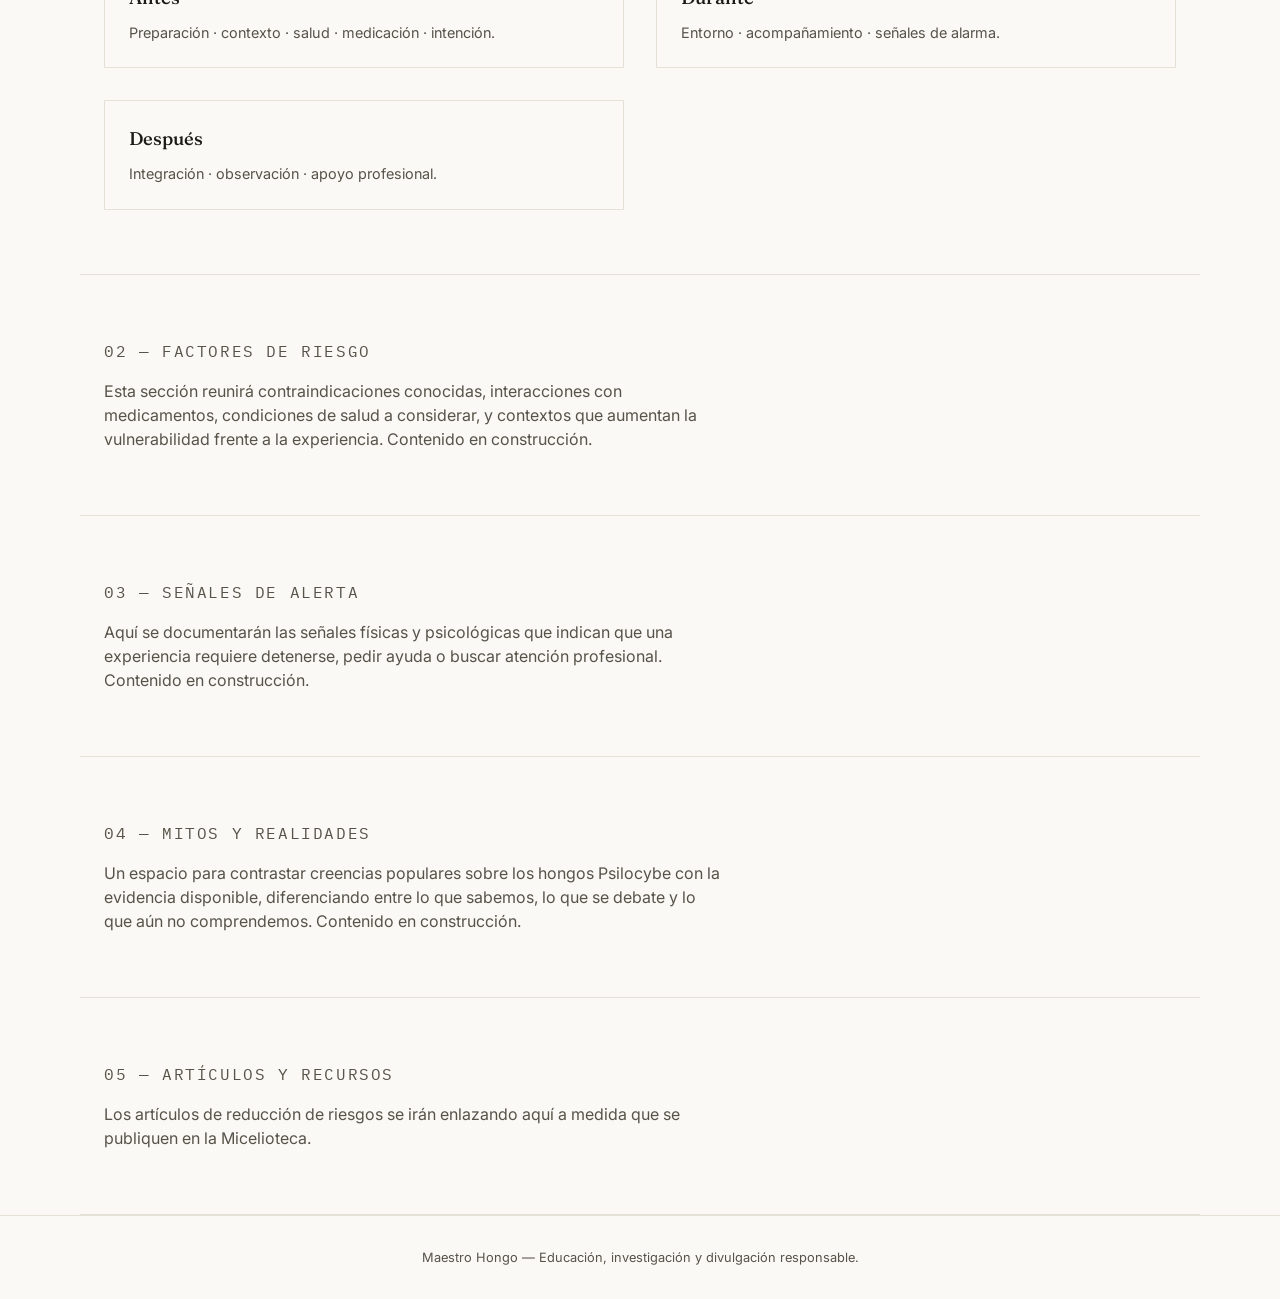
<file: reduccion-riesgos.html>
<!DOCTYPE html>
<html lang="es">
<head>
<meta charset="UTF-8">
<meta name="viewport" content="width=device-width, initial-scale=1.0">
<title>Reducción de riesgos — Maestro Hongo</title>
<meta name="description" content="Una herramienta de información, prevención y cuidado para tomar decisiones informadas antes, durante y después de una experiencia con hongos Psilocybe.">

<link rel="preconnect" href="https://fonts.googleapis.com">
<link rel="preconnect" href="https://fonts.gstatic.com" crossorigin>
<link href="https://fonts.googleapis.com/css2?family=Fraunces:ital,opsz,wght@0,9..144,400;0,9..144,500;0,9..144,600;1,9..144,500&family=Inter:wght@400;500;600&family=IBM+Plex+Mono:wght@400;500&display=swap" rel="stylesheet">
<link rel="stylesheet" href="css/style.css">
</head>
<body data-theme="light">

<canvas id="mycelium"></canvas>

<header class="site-header">
  <a href="index.html" class="logo">MAESTRO HONGO</a>

  <nav class="main-nav" data-i18n-nav>
    <a href="quienes-somos.html" data-es="Quiénes somos" data-en="About us">Quiénes somos</a>
    <a href="reduccion-riesgos.html" class="active" data-es="Reducción de riesgos" data-en="Harm reduction">Reducción de riesgos</a>
    <a href="micelioteca.html" data-es="Micelioteca" data-en="Mycelioteca">Micelioteca</a>
    <a href="comunidad.html" data-es="Comunidad" data-en="Community">Comunidad</a>
    <a href="catalogo.html" data-es="Catálogo" data-en="Catalog">Catálogo</a>
  </nav>

  <div class="header-controls">
    <button id="lang-toggle" class="pill-btn" aria-label="Cambiar idioma">EN</button>
    <button id="theme-toggle" class="pill-btn" aria-label="Cambiar tema">
      <span class="theme-icon">●</span>
    </button>
  </div>
</header>

<main>

  <!-- ============ INTRO ============ -->
  <section class="intro-panel">
    <div class="intro-mark">
      <svg viewBox="0 0 24 24"><path d="M12 22s8-4 8-11V5l-8-3-8 3v6c0 7 8 11 8 11Z"/><path d="m9 12 2 2 4-4"/></svg>
    </div>
    <div>
      <h1 data-es="Reducción de riesgos y daños" data-en="Harm reduction">Reducción de riesgos y daños</h1>
      <p class="lead" data-es="Una herramienta de información, prevención y cuidado para que puedas tomar decisiones informadas antes, durante y después de una experiencia con hongos Psilocybe." data-en="A tool for information, prevention and care, so you can make informed decisions before, during and after an experience with Psilocybe mushrooms.">Una herramienta de información, prevención y cuidado para que puedas tomar decisiones informadas antes, durante y después de una experiencia con hongos Psilocybe.</p>

      <div class="info-callout">
        <div class="icon-badge">
          <svg viewBox="0 0 24 24"><circle cx="12" cy="12" r="9"/><path d="M12 11v5"/><path d="M12 8h.01"/></svg>
        </div>
        <div>
          <p data-es="La reducción de riesgos no busca decirte qué hacer." data-en="Harm reduction is not about telling you what to do.">La reducción de riesgos no busca decirte qué hacer.</p>
          <p data-es="Busca ayudarte a comprender qué puede estar en juego." data-en="It seeks to help you understand what may be at stake.">Busca ayudarte a comprender qué puede estar en juego.</p>
        </div>
      </div>
    </div>
  </section>

  <!-- ============ EXPLORA NUESTRAS ÁREAS ============ -->
  <div class="divider-heading">
    <span data-es="Explora nuestras áreas" data-en="Explore our areas">Explora nuestras áreas</span>
  </div>

  <section class="areas-grid">
    <div class="area-card">
      <div class="icon-badge">
        <svg viewBox="0 0 24 24"><circle cx="12" cy="12" r="9"/><path d="M12 7v5l3 3"/><path d="M4 4l1.5 3M20 4l-1.5 3"/></svg>
      </div>
      <h3 data-es="1. Antes, durante y después" data-en="1. Before, during and after">1. Antes, durante y después</h3>
      <p data-es="Orientaciones prácticas para prepararte, cuidar el entorno, navegar la experiencia y favorecer la integración." data-en="Practical guidance to prepare, care for the setting, navigate the experience and support integration.">Orientaciones prácticas para prepararte, cuidar el entorno, navegar la experiencia y favorecer la integración.</p>
      <a href="#antes-durante-despues" class="btn-ghost" data-es="Ver más →" data-en="See more →">Ver más →</a>
    </div>

    <div class="area-card">
      <div class="icon-badge">
        <svg viewBox="0 0 24 24"><path d="M12 3 2 20h20L12 3Z"/><path d="M12 10v4"/><path d="M12 17h.01"/></svg>
      </div>
      <h3 data-es="2. Factores de riesgo" data-en="2. Risk factors">2. Factores de riesgo</h3>
      <p data-es="Conoce los factores que pueden aumentar la vulnerabilidad o la probabilidad de efectos adversos." data-en="Learn about the factors that can increase vulnerability or the likelihood of adverse effects.">Conoce los factores que pueden aumentar la vulnerabilidad o la probabilidad de efectos adversos.</p>
      <a href="#factores-de-riesgo" class="btn-ghost" data-es="Ver más →" data-en="See more →">Ver más →</a>
    </div>

    <div class="area-card">
      <div class="icon-badge">
        <svg viewBox="0 0 24 24"><path d="M2 12s4-7 10-7 10 7 10 7-4 7-10 7-10-7-10-7Z"/><circle cx="12" cy="12" r="3"/></svg>
      </div>
      <h3 data-es="3. Señales de alerta" data-en="3. Warning signs">3. Señales de alerta</h3>
      <p data-es="Aprende a reconocer situaciones que requieren detener la experiencia o buscar apoyo profesional." data-en="Learn to recognize situations that call for stopping the experience or seeking professional support.">Aprende a reconocer situaciones que requieren detener la experiencia o buscar apoyo profesional.</p>
      <a href="#senales-de-alerta" class="btn-ghost" data-es="Ver más →" data-en="See more →">Ver más →</a>
    </div>

    <div class="area-card">
      <div class="icon-badge">
        <svg viewBox="0 0 24 24"><path d="M12 21c-4-3-8-6-8-11a8 8 0 0 1 16 0c0 5-4 8-8 11Z"/><path d="M12 8v.01"/><path d="M12 12v3"/></svg>
      </div>
      <h3 data-es="4. Mitos y realidades" data-en="4. Myths and facts">4. Mitos y realidades</h3>
      <p data-es="Desmontamos creencias comunes con información basada en evidencia y experiencia." data-en="We debunk common beliefs with information grounded in evidence and experience.">Desmontamos creencias comunes con información basada en evidencia y experiencia.</p>
      <a href="#mitos-y-realidades" class="btn-ghost" data-es="Ver más →" data-en="See more →">Ver más →</a>
    </div>

    <div class="area-card">
      <div class="icon-badge">
        <svg viewBox="0 0 24 24"><path d="M4 5c3-1.5 6-1.5 8 0v14c-2-1.5-5-1.5-8 0V5Z"/><path d="M20 5c-3-1.5-6-1.5-8 0v14c2-1.5 5-1.5 8 0V5Z"/></svg>
      </div>
      <h3 data-es="5. Artículos y recursos" data-en="5. Articles and resources">5. Artículos y recursos</h3>
      <p data-es="Biblioteca de artículos, guías, estudios y materiales para profundizar y seguir aprendiendo." data-en="A library of articles, guides, studies and materials to go deeper and keep learning.">Biblioteca de artículos, guías, estudios y materiales para profundizar y seguir aprendiendo.</p>
      <a href="#articulos-y-recursos" class="btn-ghost" data-es="Ver más →" data-en="See more →">Ver más →</a>
    </div>
  </section>

  <!-- ============ AVISO ============ -->
  <div class="disclaimer-box">
    <div class="icon-badge">
      <svg viewBox="0 0 24 24"><path d="M12 22s8-4 8-11V5l-8-3-8 3v6c0 7 8 11 8 11Z"/><path d="m9 12 2 2 4-4"/></svg>
    </div>
    <div>
      <p data-es="Esta información no reemplaza la orientación médica ni psicológica profesional." data-en="This information does not replace professional medical or psychological guidance.">Esta información no reemplaza la orientación médica ni psicológica profesional.</p>
      <p data-es="En caso de emergencia, busca ayuda profesional inmediata." data-en="In case of emergency, seek immediate professional help.">En caso de emergencia, busca ayuda profesional inmediata.</p>
    </div>
  </div>

  <!-- ============ SECCIONES DE CONTENIDO ============ -->
  <section class="content-section" id="antes-durante-despues">
    <p class="eyebrow" data-es="01 — Antes, durante y después" data-en="01 — Before, during and after">01 — Antes, durante y después</p>
    <div class="content-grid">
      <div class="content-grid-item">
        <h3 data-es="Antes" data-en="Before">Antes</h3>
        <p data-es="Preparación · contexto · salud · medicación · intención." data-en="Preparation · setting · health · medication · intention.">Preparación · contexto · salud · medicación · intención.</p>
      </div>
      <div class="content-grid-item">
        <h3 data-es="Durante" data-en="During">Durante</h3>
        <p data-es="Entorno · acompañamiento · señales de alarma." data-en="Environment · companionship · warning signs.">Entorno · acompañamiento · señales de alarma.</p>
      </div>
      <div class="content-grid-item">
        <h3 data-es="Después" data-en="After">Después</h3>
        <p data-es="Integración · observación · apoyo profesional." data-en="Integration · observation · professional support.">Integración · observación · apoyo profesional.</p>
      </div>
    </div>
  </section>

  <section class="content-section" id="factores-de-riesgo">
    <p class="eyebrow" data-es="02 — Factores de riesgo" data-en="02 — Risk factors">02 — Factores de riesgo</p>
    <p data-es="Esta sección reunirá contraindicaciones conocidas, interacciones con medicamentos, condiciones de salud a considerar, y contextos que aumentan la vulnerabilidad frente a la experiencia. Contenido en construcción." data-en="This section will gather known contraindications, medication interactions, health conditions to consider, and contexts that increase vulnerability to the experience. Content in progress.">Esta sección reunirá contraindicaciones conocidas, interacciones con medicamentos, condiciones de salud a considerar, y contextos que aumentan la vulnerabilidad frente a la experiencia. Contenido en construcción.</p>
  </section>

  <section class="content-section" id="senales-de-alerta">
    <p class="eyebrow" data-es="03 — Señales de alerta" data-en="03 — Warning signs">03 — Señales de alerta</p>
    <p data-es="Aquí se documentarán las señales físicas y psicológicas que indican que una experiencia requiere detenerse, pedir ayuda o buscar atención profesional. Contenido en construcción." data-en="This section will document the physical and psychological signs that indicate an experience should be stopped, that help should be requested, or that professional care should be sought. Content in progress.">Aquí se documentarán las señales físicas y psicológicas que indican que una experiencia requiere detenerse, pedir ayuda o buscar atención profesional. Contenido en construcción.</p>
  </section>

  <section class="content-section" id="mitos-y-realidades">
    <p class="eyebrow" data-es="04 — Mitos y realidades" data-en="04 — Myths and facts">04 — Mitos y realidades</p>
    <p data-es="Un espacio para contrastar creencias populares sobre los hongos Psilocybe con la evidencia disponible, diferenciando entre lo que sabemos, lo que se debate y lo que aún no comprendemos. Contenido en construcción." data-en="A space to compare popular beliefs about Psilocybe mushrooms with the available evidence, distinguishing between what we know, what is debated, and what we still don't understand. Content in progress.">Un espacio para contrastar creencias populares sobre los hongos Psilocybe con la evidencia disponible, diferenciando entre lo que sabemos, lo que se debate y lo que aún no comprendemos. Contenido en construcción.</p>
  </section>

  <section class="content-section" id="articulos-y-recursos">
    <p class="eyebrow" data-es="05 — Artículos y recursos" data-en="05 — Articles and resources">05 — Artículos y recursos</p>
    <p data-es="Los artículos de reducción de riesgos se irán enlazando aquí a medida que se publiquen en la Micelioteca." data-en="Harm reduction articles will be linked here as they get published in the Mycelioteca.">Los artículos de reducción de riesgos se irán enlazando aquí a medida que se publiquen en la Micelioteca.</p>
  </section>

</main>

<footer class="site-footer">
  <p data-es="Maestro Hongo — Educación, investigación y divulgación responsable." data-en="Maestro Hongo — Education, research and responsible outreach.">Maestro Hongo — Educación, investigación y divulgación responsable.</p>
</footer>

<script src="js/script.js"></script>
</body>
</html>
</file>
<file: css/style.css>
/* ============================================
   MAESTRO HONGO — Design tokens
   ============================================ */
:root {
  --bg: #FAF9F5;
  --ink: #1C1B18;
  --ink-soft: #565349;
  --moss: #4B5D45;
  --clay: #A9673A;
  --line: #E4E1D6;
  --surface: #F2F0E7;

  --font-display: 'Fraunces', serif;
  --font-body: 'Inter', sans-serif;
  --font-mono: 'IBM Plex Mono', monospace;

  --max-width: 1120px;
}

[data-theme="dark"] {
  --bg: #14151F;
  --ink: #EDEAE0;
  --ink-soft: #A6A399;
  --moss: #8FA687;
  --clay: #C98B5D;
  --line: #2A2B34;
  --surface: #1B1C28;
}

* { margin: 0; padding: 0; box-sizing: border-box; }

html { scroll-behavior: smooth; }

body {
  background: var(--bg);
  color: var(--ink);
  font-family: var(--font-body);
  line-height: 1.5;
  transition: background 0.4s ease, color 0.4s ease;
  overflow-x: hidden;
}

a { color: inherit; text-decoration: none; }

/* ============================================
   Canvas de partículas (micelio)
   ============================================ */
#mycelium {
  position: fixed;
  inset: 0;
  width: 100%;
  height: 100%;
  z-index: 0;
  pointer-events: none;
}

/* ============================================
   Header
   ============================================ */
.site-header {
  position: relative;
  z-index: 10;
  display: flex;
  align-items: center;
  justify-content: space-between;
  gap: 24px;
  max-width: var(--max-width);
  margin: 0 auto;
  padding: 28px 24px;
}

.logo {
  font-family: var(--font-mono);
  font-size: 0.85rem;
  letter-spacing: 0.12em;
  font-weight: 500;
}

.main-nav {
  display: flex;
  gap: 28px;
  flex-wrap: wrap;
}

.main-nav a {
  font-size: 0.9rem;
  color: var(--ink-soft);
  transition: color 0.2s ease;
}

.main-nav a:hover { color: var(--moss); }

.header-controls {
  display: flex;
  align-items: center;
  gap: 12px;
}

.pill-btn {
  font-family: var(--font-mono);
  font-size: 0.75rem;
  border: 1px solid var(--line);
  background: transparent;
  color: var(--ink);
  border-radius: 999px;
  width: 34px;
  height: 34px;
  display: flex;
  align-items: center;
  justify-content: center;
  cursor: pointer;
  transition: border-color 0.2s ease, color 0.2s ease;
}

.pill-btn:hover { border-color: var(--moss); color: var(--moss); }

.theme-icon { font-size: 0.6rem; }

.login-link {
  font-size: 0.85rem;
  border-bottom: 1px solid var(--line);
  padding-bottom: 2px;
}

/* ============================================
   Hero
   ============================================ */
.hero {
  position: relative;
  z-index: 5;
  max-width: var(--max-width);
  margin: 0 auto;
  padding: 96px 24px 120px;
}

.eyebrow {
  font-family: var(--font-mono);
  font-size: 0.75rem;
  letter-spacing: 0.1em;
  text-transform: uppercase;
  color: var(--moss);
  margin-bottom: 20px;
}

.hero h1 {
  font-family: var(--font-display);
  font-weight: 500;
  font-size: clamp(2.5rem, 6vw, 4.5rem);
  line-height: 1.05;
  letter-spacing: -0.01em;
  max-width: 14ch;
  margin-bottom: 28px;
}

.hero-sub {
  font-size: 1.15rem;
  color: var(--ink-soft);
  max-width: 46ch;
  margin-bottom: 44px;
}

.hero-actions {
  display: flex;
  gap: 16px;
  flex-wrap: wrap;
}

.btn {
  font-family: var(--font-body);
  font-size: 0.95rem;
  font-weight: 500;
  padding: 14px 28px;
  border-radius: 2px;
  border: 1px solid transparent;
  transition: all 0.25s ease;
  display: inline-block;
}

.btn-primary {
  background: var(--ink);
  color: var(--bg);
}
.btn-primary:hover { background: var(--moss); }

.btn-secondary {
  border-color: var(--line);
  color: var(--ink);
}
.btn-secondary:hover { border-color: var(--clay); color: var(--clay); }

/* ============================================
   Tres dimensiones — bloques horizontales
   ============================================ */
.dimensions-row {
  display: grid;
  grid-template-columns: repeat(3, 1fr);
  gap: 32px;
  margin: 36px 0;
  padding: 32px 0;
  border-top: 1px solid var(--line);
  border-bottom: 1px solid var(--line);
}

@media (max-width: 700px) {
  .dimensions-row { grid-template-columns: 1fr; gap: 28px; }
}

.icon-fact {
  display: flex;
  flex-direction: column;
  gap: 14px;
  align-items: flex-start;
}

.icon-fact h4 {
  font-family: var(--font-display);
  font-size: 1rem;
  font-weight: 500;
  margin-bottom: 4px;
}

.icon-fact p {
  font-size: 0.85rem;
  color: var(--ink-soft);
  margin-bottom: 0;
}

/* ============================================
   Íconos de línea (badges circulares)
   ============================================ */
.icon-badge {
  width: 40px;
  height: 40px;
  min-width: 40px;
  border-radius: 50%;
  background: var(--surface);
  border: 1px solid var(--line);
  display: flex;
  align-items: center;
  justify-content: center;
}

.icon-badge svg {
  width: 18px;
  height: 18px;
  stroke: var(--moss);
  fill: none;
  stroke-width: 1.4;
}

/* ============================================
   Lista de manifiesto (declaraciones)
   ============================================ */
.manifesto-list {
  margin-top: 32px;
  border-top: 1px solid var(--line);
}

.manifesto-item {
  display: flex;
  gap: 18px;
  align-items: flex-start;
  padding: 22px 0;
  border-bottom: 1px solid var(--line);
}

.manifesto-item p {
  margin-bottom: 0;
  padding-top: 6px;
}

/* ============================================
   Tarjetas de principios con ícono
   ============================================ */
.principle-icon-card .icon-badge {
  margin-bottom: 16px;
}

/* ============================================
   Paneles destacados (Misión / Visión)
   ============================================ */
.highlight-panel {
  background: var(--surface);
  border: 1px solid var(--line);
  padding: 48px;
}

@media (max-width: 700px) {
  .highlight-panel { padding: 32px 24px; }
}

.highlight-panel .pull-quote {
  border-left-color: var(--clay);
}

.highlight-panel:nth-of-type(even) {
  background: var(--bg);
}

/* ============================================
   Banner de cierre
   ============================================ */
.closing-banner {
  position: relative;
  z-index: 5;
  background: var(--ink);
  color: var(--bg);
  padding: 48px 24px;
  display: flex;
  align-items: center;
  justify-content: space-between;
  gap: 24px;
  flex-wrap: wrap;
}

.closing-banner .eyebrow { color: var(--moss); }

.closing-banner h3 {
  font-family: var(--font-display);
  font-weight: 500;
  font-size: 1.5rem;
  max-width: 34ch;
}

.closing-banner .btn-primary {
  background: var(--bg);
  color: var(--ink);
  white-space: nowrap;
}

.closing-banner .btn-primary:hover {
  background: var(--moss);
  color: var(--bg);
}

/* ============================================
   Tres caminos
   ============================================ */
.paths {
  position: relative;
  z-index: 5;
  max-width: var(--max-width);
  margin: 0 auto;
  padding: 0 24px 120px;
  display: grid;
  grid-template-columns: repeat(3, 1fr);
  border-top: 1px solid var(--line);
}

.path-card {
  padding: 40px 32px;
  border-right: 1px solid var(--line);
  border-bottom: 1px solid var(--line);
  transition: background 0.3s ease;
}

.path-card:last-child { border-right: none; }

.path-card:hover { background: var(--surface); }

.path-index {
  font-family: var(--font-mono);
  font-size: 0.75rem;
  color: var(--clay);
  display: block;
  margin-bottom: 18px;
}

.path-card h2 {
  font-family: var(--font-display);
  font-size: 1.6rem;
  font-weight: 500;
  margin-bottom: 12px;
}

.path-card p {
  font-size: 0.9rem;
  color: var(--ink-soft);
}

/* ============================================
   Secciones placeholder (se completan luego)
   ============================================ */
.section-placeholder {
  position: relative;
  z-index: 5;
  max-width: var(--max-width);
  margin: 0 auto;
  padding: 80px 24px;
  border-top: 1px solid var(--line);
}

.section-placeholder h2 {
  font-family: var(--font-display);
  font-size: 2rem;
  font-weight: 500;
}

/* ============================================
   Nav activo (página actual)
   ============================================ */
.main-nav a.active {
  color: var(--ink);
  border-bottom: 1px solid var(--clay);
  padding-bottom: 3px;
}

/* ============================================
   Panel de intro (icono + texto + callout)
   ============================================ */
.intro-panel {
  position: relative;
  z-index: 5;
  max-width: var(--max-width);
  margin: 0 auto;
  padding: 56px 24px;
  display: flex;
  gap: 40px;
  align-items: flex-start;
  border-bottom: 1px solid var(--line);
}

@media (max-width: 800px) {
  .intro-panel { flex-direction: column; }
}

.intro-mark {
  width: 96px;
  height: 96px;
  min-width: 96px;
  border-radius: 50%;
  background: var(--surface);
  border: 1px solid var(--line);
  display: flex;
  align-items: center;
  justify-content: center;
}

.intro-mark svg {
  width: 40px;
  height: 40px;
  stroke: var(--moss);
  fill: none;
  stroke-width: 1.3;
}

.intro-panel h1 {
  font-family: var(--font-display);
  font-weight: 500;
  font-size: clamp(1.8rem, 4vw, 2.6rem);
  margin-bottom: 14px;
}

.intro-panel .lead {
  font-size: 1.02rem;
  color: var(--ink-soft);
  max-width: 60ch;
  margin-bottom: 24px;
}

.info-callout {
  display: flex;
  gap: 14px;
  align-items: flex-start;
  background: var(--surface);
  border: 1px solid var(--line);
  padding: 20px 24px;
  max-width: 60ch;
}

.info-callout .icon-badge {
  width: 30px;
  height: 30px;
  min-width: 30px;
}

.info-callout .icon-badge svg { width: 15px; height: 15px; }

.info-callout p {
  font-size: 0.92rem;
  margin-bottom: 4px;
}

.info-callout p:last-child { margin-bottom: 0; }

/* ============================================
   Encabezado con divisores ("Explora nuestras áreas")
   ============================================ */
.divider-heading {
  display: flex;
  align-items: center;
  gap: 20px;
  max-width: var(--max-width);
  margin: 0 auto;
  padding: 40px 24px 0;
}

.divider-heading::before,
.divider-heading::after {
  content: "";
  flex: 1;
  height: 1px;
  background: var(--line);
}

.divider-heading span {
  font-family: var(--font-mono);
  font-size: 0.8rem;
  letter-spacing: 0.05em;
  white-space: nowrap;
}

/* ============================================
   Tarjetas de áreas
   ============================================ */
.areas-grid {
  position: relative;
  z-index: 5;
  max-width: var(--max-width);
  margin: 0 auto;
  padding: 32px 24px 56px;
  display: grid;
  grid-template-columns: repeat(auto-fit, minmax(200px, 1fr));
  gap: 24px;
}

.area-card {
  border: 1px solid var(--line);
  padding: 28px 24px;
  display: flex;
  flex-direction: column;
}

.area-card .icon-badge {
  width: 56px;
  height: 56px;
  margin-bottom: 18px;
}

.area-card .icon-badge svg { width: 24px; height: 24px; }

.area-card h3 {
  font-family: var(--font-display);
  font-weight: 500;
  font-size: 1.1rem;
  margin-bottom: 10px;
}

.area-card p {
  font-size: 0.88rem;
  color: var(--ink-soft);
  margin-bottom: 20px;
  flex-grow: 1;
}

.area-card .btn-ghost {
  font-family: var(--font-body);
  font-size: 0.85rem;
  font-weight: 500;
  border: 1px solid var(--line);
  padding: 10px 16px;
  text-align: center;
  transition: border-color 0.2s ease, color 0.2s ease;
}

.area-card .btn-ghost:hover {
  border-color: var(--moss);
  color: var(--moss);
}

/* ============================================
   Aviso final (disclaimer)
   ============================================ */
.disclaimer-box {
  position: relative;
  z-index: 5;
  max-width: var(--max-width);
  margin: 0 auto 56px;
  padding: 24px 32px;
  background: var(--surface);
  border: 1px solid var(--line);
  display: flex;
  gap: 16px;
  align-items: flex-start;
}

.disclaimer-box .icon-badge {
  width: 30px;
  height: 30px;
  min-width: 30px;
}

.disclaimer-box .icon-badge svg { width: 15px; height: 15px; }

.disclaimer-box p {
  font-size: 0.88rem;
  color: var(--ink-soft);
  margin-bottom: 4px;
}

.disclaimer-box p:last-child { margin-bottom: 0; }

/* ============================================
   Encabezado de página interna
   ============================================ */
.page-hero {
  position: relative;
  z-index: 5;
  max-width: var(--max-width);
  margin: 0 auto;
  padding: 72px 24px 56px;
  border-bottom: 1px solid var(--line);
}

.page-hero h1 {
  font-family: var(--font-display);
  font-weight: 500;
  font-size: clamp(2.2rem, 5vw, 3.4rem);
  line-height: 1.08;
  max-width: 18ch;
  margin-bottom: 20px;
}

.page-hero .page-sub {
  font-size: 1.05rem;
  color: var(--ink-soft);
  max-width: 52ch;
}

/* ============================================
   Sumario de secciones (tabla de contenidos)
   ============================================ */
.toc {
  position: relative;
  z-index: 5;
  max-width: var(--max-width);
  margin: 0 auto;
  padding: 28px 24px;
  display: flex;
  gap: 28px;
  flex-wrap: wrap;
  border-bottom: 1px solid var(--line);
  font-family: var(--font-mono);
  font-size: 0.8rem;
}

.toc a {
  color: var(--ink-soft);
  letter-spacing: 0.02em;
  transition: color 0.2s ease;
  padding-bottom: 3px;
  border-bottom: 1px solid transparent;
}

.toc a:hover {
  color: var(--moss);
  border-bottom-color: var(--moss);
}

/* ============================================
   Bloques de contenido de secciones internas
   ============================================ */
.content-section {
  position: relative;
  z-index: 5;
  max-width: var(--max-width);
  margin: 0 auto;
  padding: 64px 24px;
  border-bottom: 1px solid var(--line);
  scroll-margin-top: 24px;
}

.content-section .eyebrow { margin-bottom: 16px; }

.content-section h2 {
  font-family: var(--font-display);
  font-weight: 500;
  font-size: 2rem;
  margin-bottom: 20px;
}

.content-section p {
  font-size: 1rem;
  color: var(--ink-soft);
  max-width: 62ch;
  margin-bottom: 16px;
}

.content-section p:last-child { margin-bottom: 0; }

.content-grid {
  display: grid;
  grid-template-columns: repeat(2, 1fr);
  gap: 32px;
  margin-top: 24px;
}

@media (max-width: 700px) {
  .content-grid { grid-template-columns: 1fr; }
}

.content-grid-item {
  border: 1px solid var(--line);
  padding: 24px;
}

.content-grid-item h3 {
  font-family: var(--font-display);
  font-size: 1.15rem;
  font-weight: 500;
  margin-bottom: 10px;
}

.content-grid-item p {
  font-size: 0.9rem;
  margin-bottom: 0;
}

.tag {
  display: inline-block;
  font-family: var(--font-mono);
  font-size: 0.7rem;
  letter-spacing: 0.04em;
  color: var(--clay);
  border: 1px solid var(--line);
  padding: 4px 10px;
  border-radius: 999px;
  margin-bottom: 12px;
}

.pull-quote {
  font-family: var(--font-display);
  font-style: italic;
  font-size: 1.3rem;
  line-height: 1.4;
  color: var(--ink);
  max-width: 52ch;
  padding-left: 24px;
  border-left: 2px solid var(--moss);
  margin: 28px 0;
}

/* ============================================
   Footer
   ============================================ */
.site-footer {
  position: relative;
  z-index: 5;
  border-top: 1px solid var(--line);
  padding: 32px 24px;
  text-align: center;
  font-size: 0.8rem;
  color: var(--ink-soft);
}

/* ============================================
   Responsive
   ============================================ */
@media (max-width: 860px) {
  .main-nav { display: none; }
  .paths { grid-template-columns: 1fr; }
  .path-card { border-right: none; }
}

/* Respeta preferencia de movimiento reducido */
@media (prefers-reduced-motion: reduce) {
  html { scroll-behavior: auto; }
}
</file>
